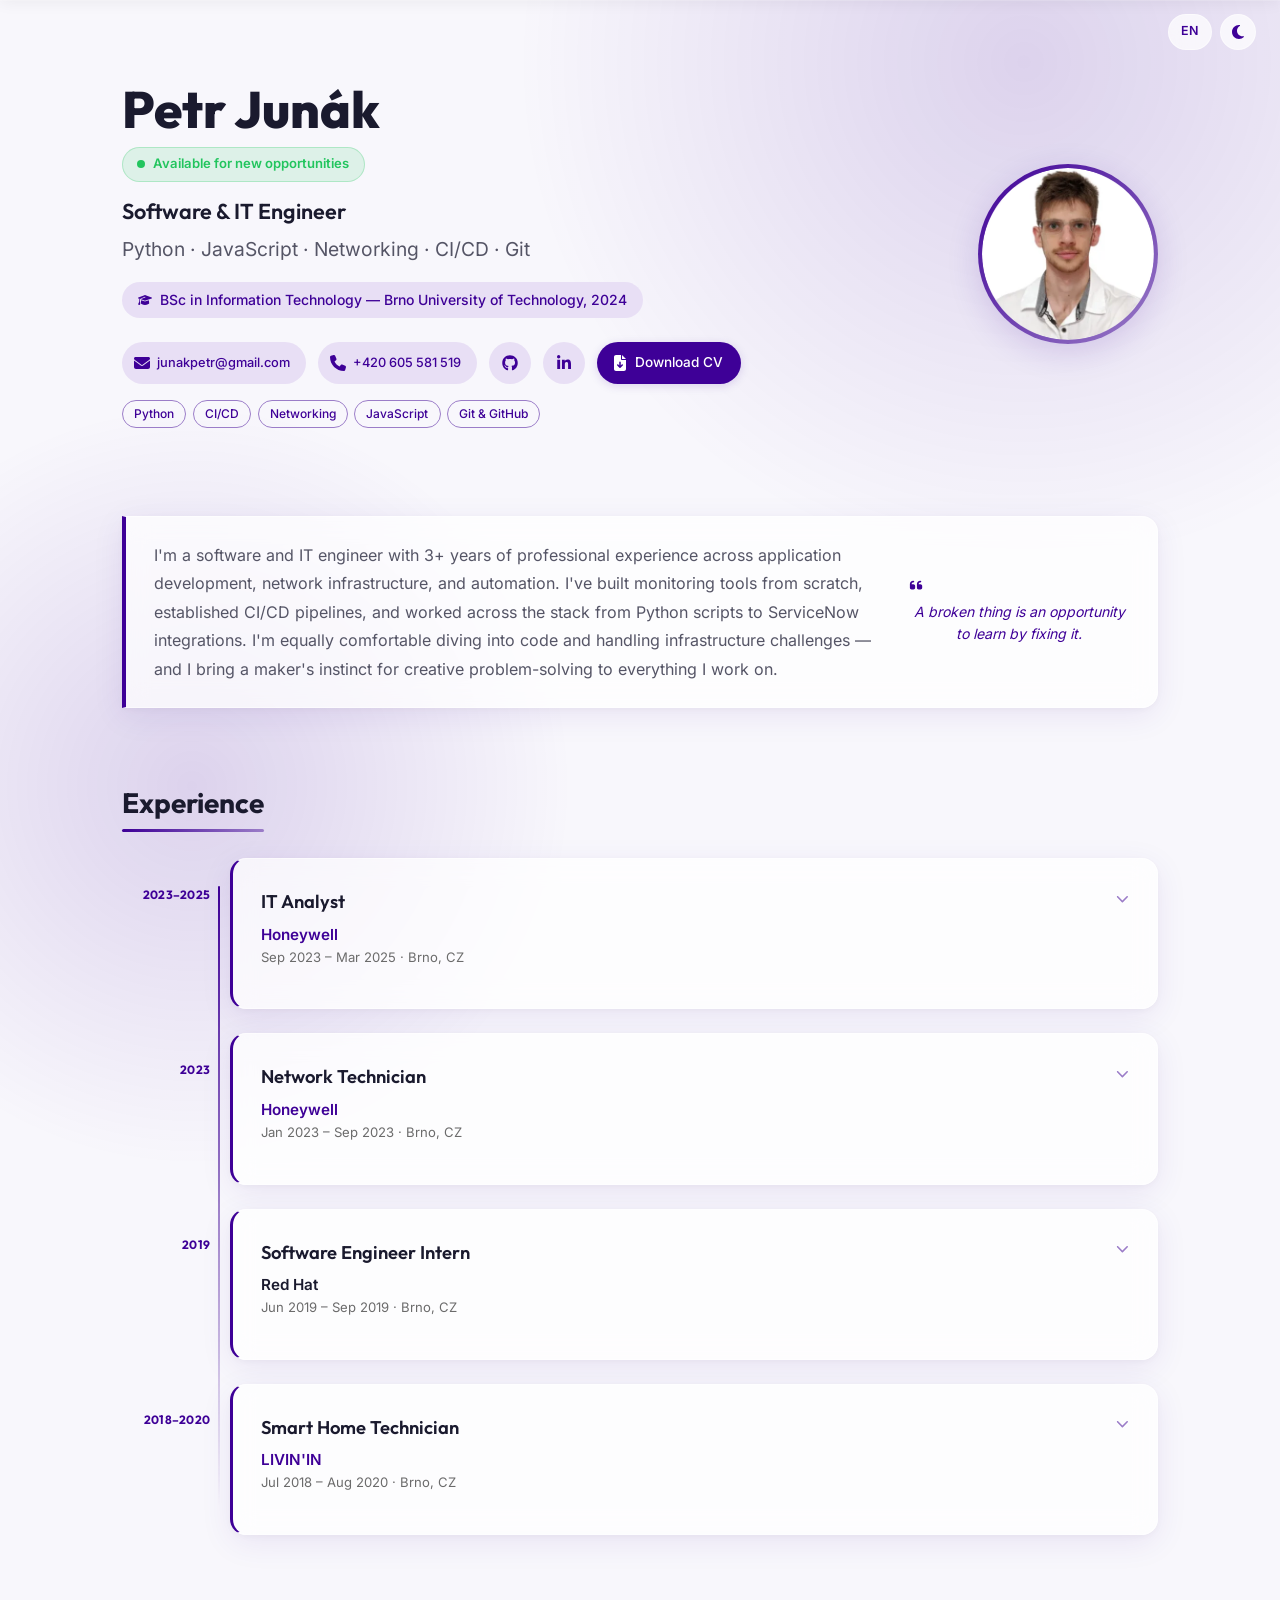
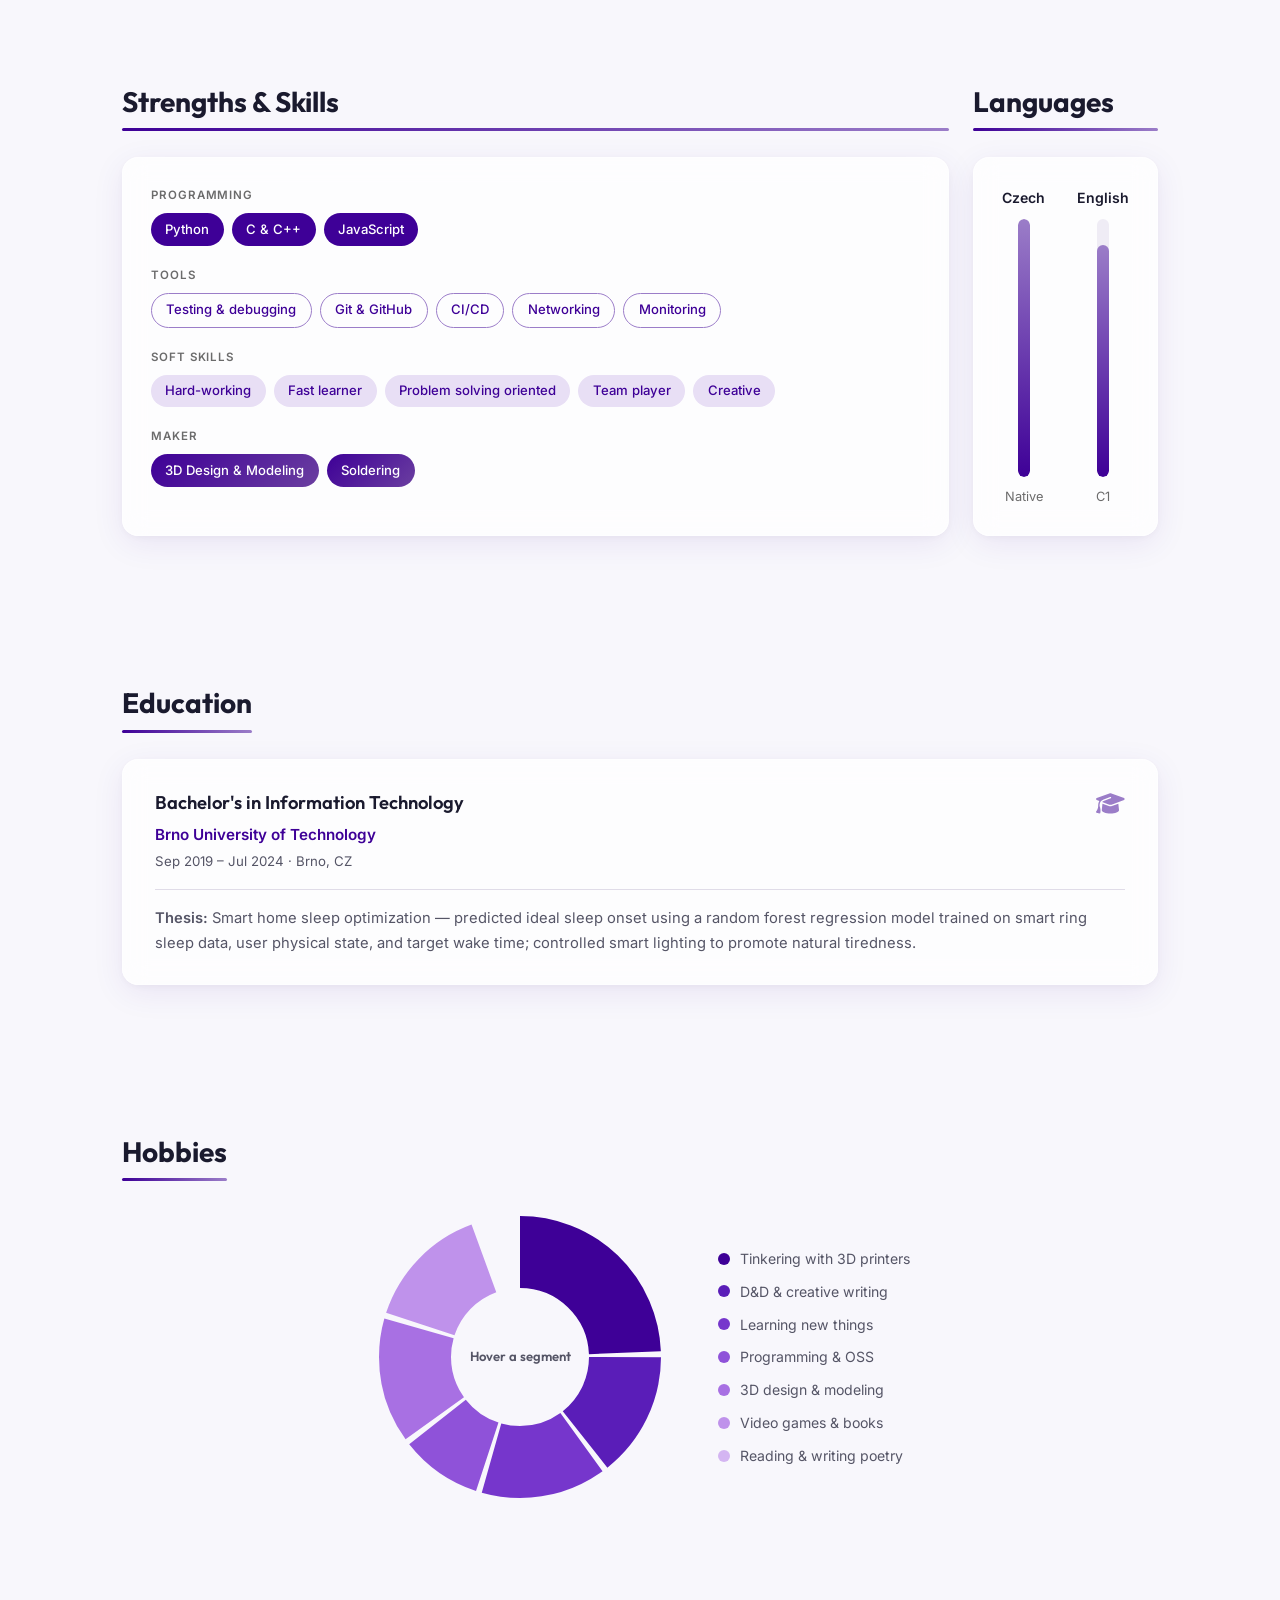
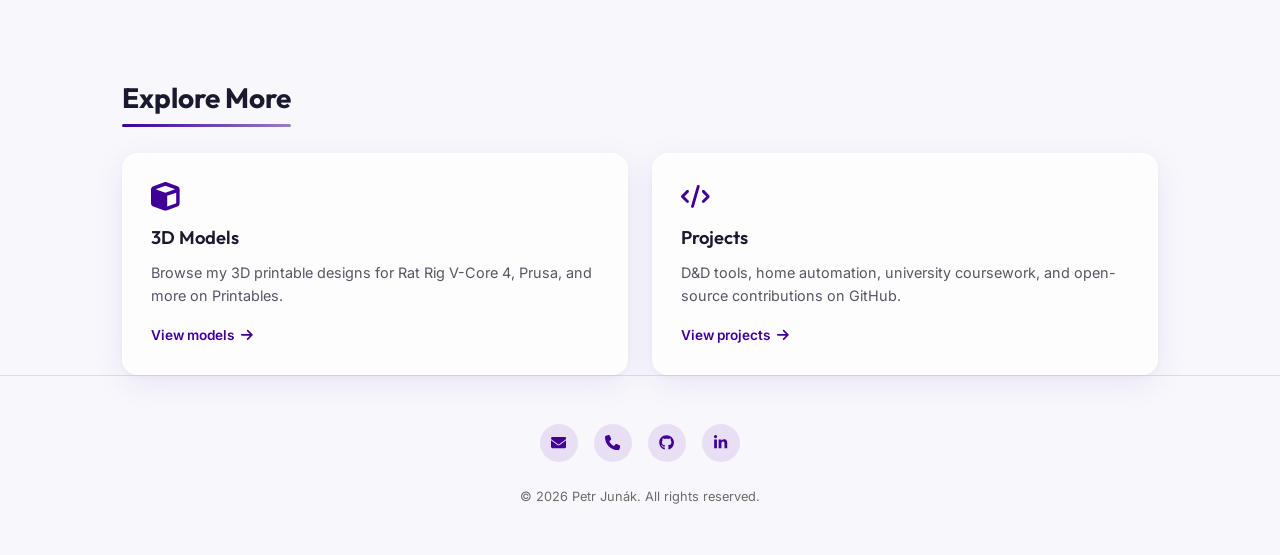
<file: index.html>
<!DOCTYPE html>
<html lang="en" data-theme="light">
<head>
  <meta charset="UTF-8">
  <meta name="viewport" content="width=device-width, initial-scale=1.0">
  <meta name="referrer" content="strict-origin-when-cross-origin">
  <title data-i18n="meta.title">Petr Junák — Software &amp; IT Engineer</title>
  <meta name="description" data-i18n-attr="content:meta.description" content="Personal CV of Petr Junák — software and IT engineer based in Brno, CZ. Python, JavaScript, networking, CI/CD, and 3D design.">
  <meta property="og:title" data-i18n-attr="content:meta.og_title" content="Petr Junák — CV">
  <meta property="og:description" data-i18n-attr="content:meta.og_description" content="Software &amp; IT Engineer. Programmer, DIY enthusiast &amp; tinkerer. View my interactive CV.">
  <meta property="og:type" content="website">
  <meta property="og:url" content="https://petr.junak.eu">
  <meta property="og:image" content="https://petr.junak.eu/assets/og-card.png">
  <meta property="og:image:width" content="1200">
  <meta property="og:image:height" content="630">
  <meta name="twitter:card" content="summary_large_image">
  <meta name="theme-color" content="#F8F7FC" media="(prefers-color-scheme: light)">
  <meta name="theme-color" content="#0E0E18" media="(prefers-color-scheme: dark)">

  <!-- Early language + theme detection (prevents FOUC for Czech visitors) -->
  <script>
    (function () {
      try {
        var supported = ['en', 'cs'];
        var fromUrl = new URLSearchParams(location.search).get('lang');
        var saved = localStorage.getItem('lang');
        var lang;
        if (fromUrl && supported.indexOf(fromUrl) !== -1) {
          lang = fromUrl; // shared/crawled ?lang= links win for this visit
        } else if (saved && supported.indexOf(saved) !== -1) {
          lang = saved;
        } else {
          var browser = (navigator.language || 'en').toLowerCase().split('-')[0];
          lang = (browser === 'cs' || browser === 'sk') ? 'cs' : 'en';
        }
        document.documentElement.lang = lang;

        var theme = localStorage.getItem('theme');
        if (!theme && window.matchMedia('(prefers-color-scheme: dark)').matches) theme = 'dark';
        if (theme) document.documentElement.setAttribute('data-theme', theme);
      } catch (e) { /* localStorage unavailable — fall back to HTML defaults */ }
    })();
  </script>

  <!-- Styles (fonts are self-hosted via @font-face; icons via assets/icons.svg sprite) -->
  <link rel="stylesheet" href="css/style.css">

  <!-- Preload LCP image (type guard: non-WebP browsers skip it and use the PNG fallback) -->
  <link rel="preload" as="image" href="assets/face.webp" type="image/webp" fetchpriority="high">

  <!-- Canonical + language alternates (i18n.js keeps canonical in sync with ?lang=) -->
  <link rel="canonical" href="https://petr.junak.eu/">
  <link rel="alternate" hreflang="en" href="https://petr.junak.eu/">
  <link rel="alternate" hreflang="cs" href="https://petr.junak.eu/?lang=cs">
  <link rel="alternate" hreflang="x-default" href="https://petr.junak.eu/">

  <!-- Structured data for search engines -->
  <script type="application/ld+json">
  {
    "@context": "https://schema.org",
    "@type": "Person",
    "name": "Petr Junák",
    "jobTitle": "Software & IT Engineer",
    "url": "https://petr.junak.eu/",
    "image": "https://petr.junak.eu/assets/face.png",
    "email": "mailto:junakpetr@gmail.com",
    "telephone": "+420605581519",
    "address": {
      "@type": "PostalAddress",
      "addressLocality": "Brno",
      "addressCountry": "CZ"
    },
    "alumniOf": {
      "@type": "CollegeOrUniversity",
      "name": "Brno University of Technology",
      "url": "https://www.vut.cz/"
    },
    "knowsLanguage": ["cs", "en"],
    "knowsAbout": ["Python", "JavaScript", "Computer networking", "CI/CD", "3D printing", "3D modeling"],
    "sameAs": [
      "https://github.com/pjunak",
      "https://www.linkedin.com/in/petr-junak",
      "https://www.printables.com/@junakya_320548"
    ]
  }
  </script>

  <!-- Favicon & Manifest -->
  <link rel="icon" href="assets/favicon.svg" type="image/svg+xml">
  <link rel="manifest" href="manifest.json">

  <!-- View Transitions (smooth cross-page navigation) -->
  <meta name="view-transition" content="same-origin">
</head>
<body>

<a href="#main" class="skip-link" data-i18n="nav.skip">Skip to content</a>

<!-- ======== PAGE CONTROLS (always visible) ======== -->
  <div class="page-controls" role="group" data-i18n-attr="aria-label:nav.page_controls" aria-label="Page controls">
    <button class="lang-toggle" id="langToggle" type="button" aria-label="Switch language">EN</button>
    <button class="theme-toggle" id="themeToggle" data-i18n-attr="aria-label:nav.theme_toggle" aria-label="Toggle dark mode">
      <svg class="icon icon-moon" aria-hidden="true"><use href="/assets/icons.svg#moon"/></svg>
      <svg class="icon icon-sun" aria-hidden="true"><use href="/assets/icons.svg#sun"/></svg>
    </button>
  </div>

<!-- ======== STICKY NAV ======== -->
  <nav class="sticky-nav" id="stickyNav" data-i18n-attr="aria-label:nav.quick_nav" aria-label="Quick navigation">
    <span class="sticky-nav-name">Petr Junák</span>
    <div class="sticky-nav-links">
      <a href="#experience" data-i18n="nav.experience">Experience</a>
      <a href="#skills" data-i18n="nav.skills">Skills</a>
      <a href="#languages" data-i18n="nav.languages">Languages</a>
      <a href="#education" data-i18n="nav.education">Education</a>
      <a href="#hobbies" data-i18n="nav.hobbies">Hobbies</a>
      <a href="models/" data-i18n="nav.models">Models</a>
      <a href="projects/" data-i18n="nav.projects">Projects</a>
    </div>
    <a href="mailto:junakpetr@gmail.com" class="sticky-nav-cta" data-i18n="nav.email_cta">Email me</a>
  </nav>

  <!-- ======== HERO ======== -->
  <header class="hero section" id="main">
    <div class="container">
      <div class="hero-inner">
        <div class="hero-text">
          <h1 class="hero-name">Petr Junák</h1>

          <div class="availability-badge">
            <span class="availability-dot"></span>
            <span data-i18n="hero.available">Available for new opportunities</span>
          </div>

          <p class="hero-role" data-i18n="hero.role">Software &amp; IT Engineer</p>
          <p class="hero-tagline" data-i18n="hero.tagline">Python · JavaScript · Networking · CI/CD · Git</p>

          <div class="hero-education">
            <svg class="icon" aria-hidden="true"><use href="/assets/icons.svg#graduation-cap"/></svg>
            <span data-i18n="hero.education">BSc in Information Technology — Brno University of Technology, 2024</span>
          </div>

          <div class="hero-contacts">
            <a href="mailto:junakpetr@gmail.com" class="hero-contact-link hero-contact-link--labeled" data-i18n-attr="data-tooltip:hero.tip_email;aria-label:hero.tip_email" data-tooltip="Email" aria-label="Email">
              <svg class="icon" aria-hidden="true"><use href="/assets/icons.svg#envelope"/></svg>
              <span class="contact-label">junakpetr@gmail.com</span>
            </a>
            <a href="tel:+420605581519" class="hero-contact-link hero-contact-link--labeled" data-i18n-attr="data-tooltip:hero.tip_phone;aria-label:hero.tip_phone" data-tooltip="Phone" aria-label="Phone">
              <svg class="icon" aria-hidden="true"><use href="/assets/icons.svg#phone"/></svg>
              <span class="contact-label">+420 605 581 519</span>
            </a>
            <a href="https://github.com/pjunak" class="hero-contact-link" data-tooltip="GitHub" aria-label="GitHub" target="_blank" rel="noopener">
              <svg class="icon" aria-hidden="true"><use href="/assets/icons.svg#github"/></svg>
            </a>
            <a href="https://linkedin.com/in/petr-junak" class="hero-contact-link" data-tooltip="LinkedIn" aria-label="LinkedIn" target="_blank" rel="noopener">
              <svg class="icon" aria-hidden="true"><use href="/assets/icons.svg#linkedin-in"/></svg>
            </a>
            <a href="https://github.com/pjunak/cv/releases/latest/download/cv-en.pdf" class="hero-contact-link hero-contact-link--labeled hero-contact-link--cta" data-i18n-attr="href:cv.pdf_path;data-tooltip:cv.tooltip;aria-label:cv.tooltip" data-tooltip="Download CV" aria-label="Download CV" download>
              <svg class="icon" aria-hidden="true"><use href="/assets/icons.svg#file-arrow-down"/></svg>
              <span class="contact-label" data-i18n="cv.tooltip">Download CV</span>
            </a>
          </div>

          <div class="hero-skills-strip">
            <span class="hero-skill-chip">Python</span>
            <span class="hero-skill-chip">CI/CD</span>
            <span class="hero-skill-chip" data-i18n="hero.chip_networking">Networking</span>
            <span class="hero-skill-chip">JavaScript</span>
            <span class="hero-skill-chip">Git &amp; GitHub</span>
          </div>
        </div>

        <div class="hero-photo-wrapper">
          <picture>
            <source srcset="assets/face.webp" type="image/webp">
            <img src="assets/face.png" alt="Petr Junák" class="hero-photo" fetchpriority="high" width="180" height="180">
          </picture>
        </div>
      </div>
    </div>
  </header>

  <!-- ======== ABOUT ======== -->
  <section class="section section--compact" id="about">
    <div class="container">
      <div class="about-summary reveal">
        <p class="about-text" data-i18n="about.text">
          I'm a software and IT engineer with 3+ years of professional experience across application development,
          network infrastructure, and automation. I've built monitoring tools from scratch, established CI/CD
          pipelines, and worked across the stack from Python scripts to ServiceNow integrations.
          I'm equally comfortable diving into code and handling infrastructure challenges — and I bring a maker's
          instinct for creative problem-solving to everything I work on.
        </p>
        <aside class="about-philosophy">
          <svg class="icon" aria-hidden="true"><use href="/assets/icons.svg#quote-left"/></svg>
          <span data-i18n="about.philosophy">A broken thing is an opportunity to learn by fixing it.</span>
        </aside>
      </div>
    </div>
  </section>

  <!-- ======== EXPERIENCE ======== -->
  <section class="section" id="experience">
    <div class="container">
      <h2 class="section-title reveal" data-i18n="experience.title">Experience</h2>
      <div class="experience-timeline reveal-children">

        <div class="exp-timeline-item">
          <div class="exp-year">2023–2025</div>
          <article class="glass-card experience-card" data-roles="dev it" tabindex="0" role="button" aria-expanded="false">
            <div class="exp-card-header">
              <div class="exp-card-header-main">
                <h3 class="exp-role" data-i18n="exp.honeywell_it.role">IT Analyst</h3>
                <div class="exp-company">Honeywell</div>
                <div class="exp-meta" data-i18n="exp.honeywell_it.meta">Sep 2023 – Mar 2025 · Brno, CZ</div>
              </div>
              <svg class="icon exp-chevron" aria-hidden="true"><use href="/assets/icons.svg#chevron-down"/></svg>
            </div>
            <div class="exp-card-body">
              <div class="exp-card-body-inner">
                <ul class="exp-details">
                  <li data-roles="dev it" data-i18n="exp.honeywell_it.item1">Scaled a local audit script into a comprehensive monitoring application for <strong>tracking configuration compliance</strong> and performance bottlenecks.</li>
                  <li data-roles="dev it" data-i18n="exp.honeywell_it.item2">Standardized development workflows by establishing <strong>GitHub CI/CD</strong> and testing guidelines, reducing deployment errors.</li>
                  <li data-roles="it" data-i18n="exp.honeywell_it.item3">Co-developed user-facing ServiceNow forms that simplified reporting of device issues.</li>
                </ul>
              </div>
            </div>
          </article>
        </div>

        <div class="exp-timeline-item">
          <div class="exp-year">2023</div>
          <article class="glass-card experience-card" data-roles="it" tabindex="0" role="button" aria-expanded="false">
            <div class="exp-card-header">
              <div class="exp-card-header-main">
                <h3 class="exp-role" data-i18n="exp.honeywell_net.role">Network Technician</h3>
                <div class="exp-company">Honeywell</div>
                <div class="exp-meta" data-i18n="exp.honeywell_net.meta">Jan 2023 – Sep 2023 · Brno, CZ</div>
              </div>
              <svg class="icon exp-chevron" aria-hidden="true"><use href="/assets/icons.svg#chevron-down"/></svg>
            </div>
            <div class="exp-card-body">
              <div class="exp-card-body-inner">
                <ul class="exp-details">
                  <li data-roles="it" data-i18n="exp.honeywell_net.item1">Shadowed senior engineers to learn infrastructure and IT workflows.</li>
                  <li data-roles="dev it" data-i18n="exp.honeywell_net.item2"><strong>Led a small team</strong> to develop automated audit solution that <strong>aggregated network accessibility data</strong> to flag discontinued devices, cutting unnecessary licensing costs.</li>
                </ul>
              </div>
            </div>
          </article>
        </div>

        <div class="exp-timeline-item">
          <div class="exp-year">2019</div>
          <article class="glass-card experience-card" data-roles="dev" tabindex="0" role="button" aria-expanded="false">
            <div class="exp-card-header">
              <div class="exp-card-header-main">
                <h3 class="exp-role" data-i18n="exp.redhat.role">Software Engineer Intern</h3>
                <div class="exp-company exp-company--redhat">Red Hat</div>
                <div class="exp-meta" data-i18n="exp.redhat.meta">Jun 2019 – Sep 2019 · Brno, CZ</div>
              </div>
              <svg class="icon exp-chevron" aria-hidden="true"><use href="/assets/icons.svg#chevron-down"/></svg>
            </div>
            <div class="exp-card-body">
              <div class="exp-card-body-inner">
                <ul class="exp-details">
                  <li data-roles="dev" data-i18n="exp.redhat.item1">High school internship; spent most of the time <strong>debugging and linting Python code</strong> using pylint and similar tools.</li>
                  <li data-roles="dev" data-i18n="exp.redhat.item2">Contributed to an <strong>RPM packaging wizard UI</strong> with the engineering team.</li>
                </ul>
              </div>
            </div>
          </article>
        </div>

        <div class="exp-timeline-item">
          <div class="exp-year">2018–2020</div>
          <article class="glass-card experience-card" data-roles="dev it" tabindex="0" role="button" aria-expanded="false">
            <div class="exp-card-header">
              <div class="exp-card-header-main">
                <h3 class="exp-role" data-i18n="exp.livinin.role">Smart Home Technician</h3>
                <div class="exp-company">LIVIN'IN</div>
                <div class="exp-meta" data-i18n="exp.livinin.meta">Jul 2018 – Aug 2020 · Brno, CZ</div>
              </div>
              <svg class="icon exp-chevron" aria-hidden="true"><use href="/assets/icons.svg#chevron-down"/></svg>
            </div>
            <div class="exp-card-body">
              <div class="exp-card-body-inner">
                <ul class="exp-details">
                  <li data-roles="it" data-i18n="exp.livinin.item1">Installed and wired smart home systems independently.</li>
                  <li data-roles="it" data-i18n="exp.livinin.item2">Hands-on electronics work including soldering sensors and security components such as fingerprint scanners.</li>
                </ul>
              </div>
            </div>
          </article>
        </div>

      </div>
    </div>
  </section>

  <!-- ======== STRENGTHS & SKILLS + LANGUAGES ======== -->
  <section class="section" id="skills">
    <div class="container">
      <div class="skills-languages-row">

        <div>
          <h2 class="section-title reveal" data-i18n="skills.title">Strengths &amp; Skills</h2>
          <div class="glass-card reveal">
            <div class="skills-group">
              <div class="skills-group-label" data-i18n="skills.group_programming">Programming</div>
              <div class="skills-tags reveal-children">
                <span class="skill-tag skill-tag--prog" data-roles="dev">Python</span>
                <span class="skill-tag skill-tag--prog" data-roles="dev">C &amp; C++</span>
                <span class="skill-tag skill-tag--prog" data-roles="dev">JavaScript</span>
              </div>
            </div>
            <div class="skills-group">
              <div class="skills-group-label" data-i18n="skills.group_tools">Tools</div>
              <div class="skills-tags reveal-children">
                <span class="skill-tag skill-tag--tools" data-roles="dev" data-i18n="skill.testing_debugging">Testing &amp; debugging</span>
                <span class="skill-tag skill-tag--tools" data-roles="dev it">Git &amp; GitHub</span>
                <span class="skill-tag skill-tag--tools" data-roles="dev it">CI/CD</span>
                <span class="skill-tag skill-tag--tools" data-roles="it" data-i18n="skill.networking">Networking</span>
                <span class="skill-tag skill-tag--tools" data-roles="it" data-i18n="skill.monitoring">Monitoring</span>
              </div>
            </div>
            <div class="skills-group">
              <div class="skills-group-label" data-i18n="skills.group_soft">Soft Skills</div>
              <div class="skills-tags reveal-children">
                <span class="skill-tag skill-tag--soft" data-roles="dev it" data-i18n="skill.hardworking">Hard-working</span>
                <span class="skill-tag skill-tag--soft" data-roles="dev it" data-i18n="skill.fast_learner">Fast learner</span>
                <span class="skill-tag skill-tag--soft" data-roles="dev it" data-i18n="skill.problem_solving">Problem solving oriented</span>
                <span class="skill-tag skill-tag--soft" data-roles="dev it" data-i18n="skill.team_player">Team player</span>
                <span class="skill-tag skill-tag--soft" data-roles="dev it" data-i18n="skill.creative">Creative</span>
              </div>
            </div>
            <div class="skills-group">
              <div class="skills-group-label" data-i18n="skills.group_maker">Maker</div>
              <div class="skills-tags reveal-children">
                <span class="skill-tag skill-tag--maker" data-roles="dev it" data-i18n="skill.3d_design">3D Design &amp; Modeling</span>
                <span class="skill-tag skill-tag--maker" data-roles="dev it" data-i18n="skill.soldering">Soldering</span>
              </div>
            </div>
          </div>
        </div>

        <div id="languages">
          <h2 class="section-title reveal" data-i18n="languages.title">Languages</h2>
          <div class="glass-card reveal">
            <div class="languages-list">
              <div class="language-item">
                <span class="language-name" id="lang-czech" data-i18n="lang.czech">Czech</span>
                <div class="language-bar-container" role="progressbar" aria-valuenow="100" aria-valuemin="0" aria-valuemax="100" aria-labelledby="lang-czech">
                  <div class="language-bar" data-width="100"></div>
                </div>
                <span class="language-level" data-i18n="lang.level_native">Native</span>
              </div>
              <div class="language-item">
                <span class="language-name" id="lang-english" data-i18n="lang.english">English</span>
                <div class="language-bar-container" role="progressbar" aria-valuenow="90" aria-valuemin="0" aria-valuemax="100" aria-labelledby="lang-english">
                  <div class="language-bar" data-width="90"></div>
                </div>
                <span class="language-level">C1</span>
              </div>
            </div>
          </div>
        </div>

      </div>
    </div>
  </section>

  <!-- ======== EDUCATION ======== -->
  <section class="section" id="education">
    <div class="container">
      <h2 class="section-title reveal" data-i18n="education.title">Education</h2>
      <div class="glass-card reveal education-card">
        <div class="education-header">
          <div>
            <h3 class="education-degree" data-i18n="education.degree">Bachelor's in Information Technology</h3>
            <div class="education-school" data-i18n="education.school">Brno University of Technology</div>
            <div class="education-meta" data-i18n="education.meta">Sep 2019 – Jul 2024 · Brno, CZ</div>
          </div>
          <svg class="icon education-icon" aria-hidden="true"><use href="/assets/icons.svg#graduation-cap"/></svg>
        </div>
        <p class="education-thesis">
          <strong data-i18n="education.thesis_label">Thesis:</strong>
          <span data-i18n="education.thesis_text">Smart home sleep optimization — predicted ideal sleep onset using a random forest regression model trained on smart ring sleep data, user physical state, and target wake time; controlled smart lighting to promote natural tiredness.</span>
        </p>
      </div>
    </div>
  </section>

  <!-- ======== HOBBIES ======== -->
  <section class="section" id="hobbies">
    <div class="container">
      <h2 class="section-title reveal" data-i18n="hobbies.title">Hobbies</h2>
      <div class="hobbies-wrapper reveal">
        <div class="donut-chart-container" id="donutChart">
          <svg viewBox="0 0 200 200">
            <!-- Segments drawn by JS -->
          </svg>
          <div class="donut-center-text">
            <span class="donut-label" data-i18n="hobby.hint_hover">Hover a segment</span>
          </div>
        </div>
        <div class="hobbies-legend" id="hobbiesLegend">
          <!-- Legend drawn by JS -->
        </div>
      </div>
      <div class="hobbies-examples" id="hobbiesExamples"></div>
    </div>
  </section>

  <!-- ======== EXPLORE MORE ======== -->
  <section class="section section--compact" id="explore">
    <div class="container">
      <h2 class="section-title reveal" data-i18n="explore.title">Explore More</h2>
      <div class="explore-cards reveal-children">
        <a href="models/" class="glass-card explore-card">
          <svg class="icon explore-card-icon" aria-hidden="true"><use href="/assets/icons.svg#cube"/></svg>
          <h3 class="explore-card-title" data-i18n="explore.models_title">3D Models</h3>
          <p class="explore-card-desc" data-i18n="explore.models_desc">Browse my 3D printable designs for Rat Rig V-Core 4, Prusa, and more on Printables.</p>
          <span class="explore-card-cta"><span data-i18n="explore.models_cta">View models</span> <svg class="icon" aria-hidden="true"><use href="/assets/icons.svg#arrow-right"/></svg></span>
        </a>
        <a href="projects/" class="glass-card explore-card">
          <svg class="icon explore-card-icon" aria-hidden="true"><use href="/assets/icons.svg#code"/></svg>
          <h3 class="explore-card-title" data-i18n="explore.projects_title">Projects</h3>
          <p class="explore-card-desc" data-i18n="explore.projects_desc">D&amp;D tools, home automation, university coursework, and open-source contributions on GitHub.</p>
          <span class="explore-card-cta"><span data-i18n="explore.projects_cta">View projects</span> <svg class="icon" aria-hidden="true"><use href="/assets/icons.svg#arrow-right"/></svg></span>
        </a>
      </div>
    </div>
  </section>

  <!-- ======== FOOTER ======== -->
  <footer class="footer">
    <div class="container">
      <div class="footer-links">
        <a href="mailto:junakpetr@gmail.com" class="footer-link" data-i18n-attr="aria-label:hero.tip_email" aria-label="Email"><svg class="icon" aria-hidden="true"><use href="/assets/icons.svg#envelope"/></svg></a>
        <a href="tel:+420605581519" class="footer-link" data-i18n-attr="aria-label:hero.tip_phone" aria-label="Phone"><svg class="icon" aria-hidden="true"><use href="/assets/icons.svg#phone"/></svg></a>
        <a href="https://github.com/pjunak" class="footer-link" aria-label="GitHub" target="_blank" rel="noopener"><svg class="icon" aria-hidden="true"><use href="/assets/icons.svg#github"/></svg></a>
        <a href="https://linkedin.com/in/petr-junak" class="footer-link" aria-label="LinkedIn" target="_blank" rel="noopener"><svg class="icon" aria-hidden="true"><use href="/assets/icons.svg#linkedin-in"/></svg></a>
      </div>
      <p class="footer-copy" data-i18n="footer.copy">&copy; 2026 Petr Junák. All rights reserved.</p>
    </div>
  </footer>

  <script src="js/i18n.js" defer></script>
  <script src="js/main.js" defer></script>
  <script src="js/palette.js" defer></script>
</body>
</html>
</file>
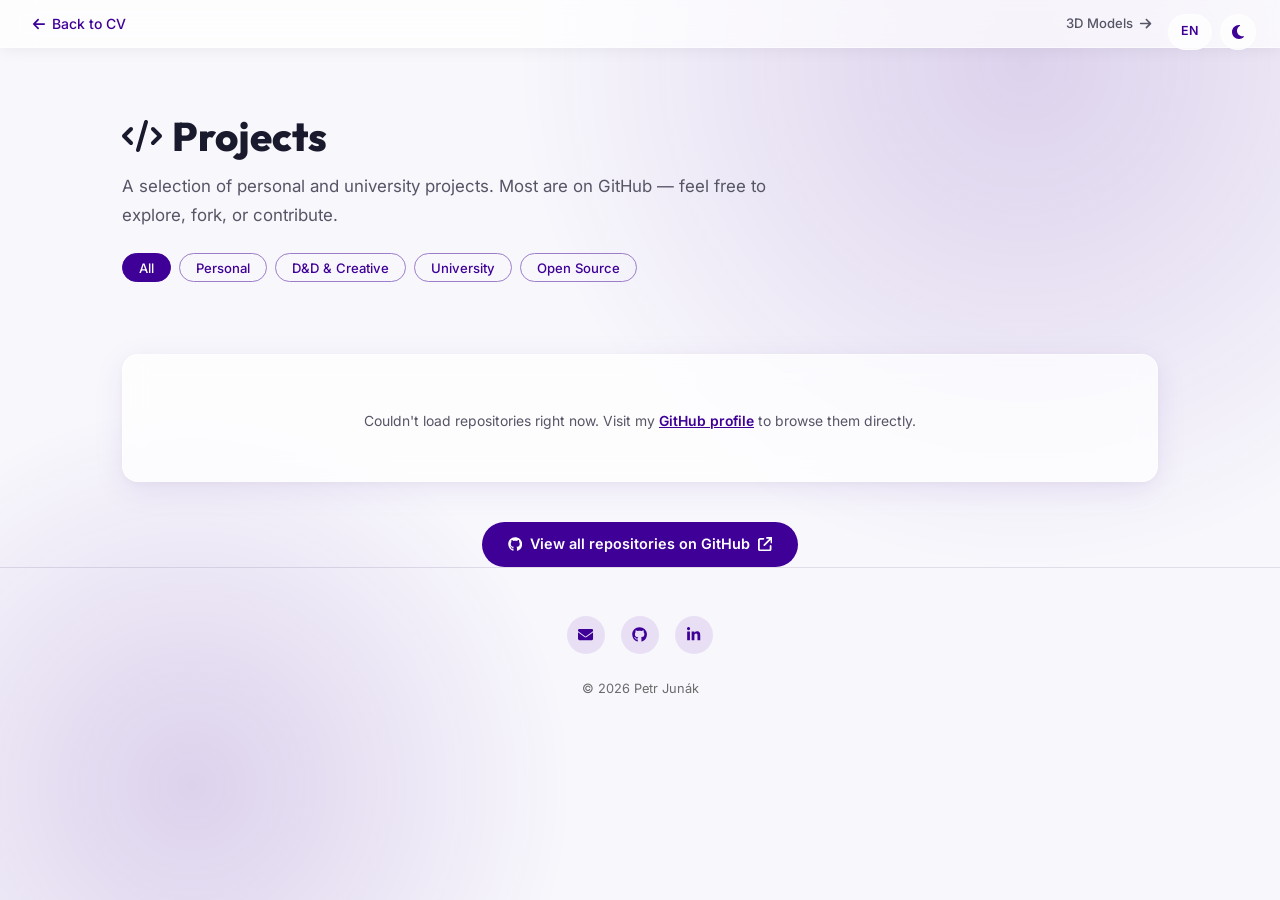
<file: projects/index.html>
<!DOCTYPE html>
<html lang="en" data-theme="light">
<head>
  <meta charset="UTF-8">
  <meta name="viewport" content="width=device-width, initial-scale=1.0">
  <meta name="referrer" content="strict-origin-when-cross-origin">
  <title data-i18n="projects.meta_title">Projects — Petr Junák</title>
  <meta name="description" data-i18n-attr="content:projects.meta_description" content="Programming projects by Petr Junák — D&D tools, automation, university coursework, and open-source contributions.">
  <meta property="og:title" data-i18n-attr="content:projects.meta_title" content="Projects — Petr Junák">
  <meta property="og:description" data-i18n-attr="content:projects.meta_description" content="Programming projects by Petr Junák — D&D tools, automation, and more.">
  <meta property="og:type" content="website">
  <meta property="og:url" content="https://petr.junak.eu/projects/">
  <meta property="og:image" content="https://petr.junak.eu/assets/face.png">
  <meta name="twitter:card" content="summary">
  <meta name="theme-color" content="#F8F7FC" media="(prefers-color-scheme: light)">
  <meta name="theme-color" content="#0E0E18" media="(prefers-color-scheme: dark)">

  <!-- Early language + theme detection (prevents FOUC for Czech visitors) -->
  <script>
    (function () {
      try {
        var supported = ['en', 'cs'];
        var fromUrl = new URLSearchParams(location.search).get('lang');
        var saved = localStorage.getItem('lang');
        var lang;
        if (fromUrl && supported.indexOf(fromUrl) !== -1) {
          lang = fromUrl; // shared/crawled ?lang= links win for this visit
        } else if (saved && supported.indexOf(saved) !== -1) {
          lang = saved;
        } else {
          var browser = (navigator.language || 'en').toLowerCase().split('-')[0];
          lang = (browser === 'cs' || browser === 'sk') ? 'cs' : 'en';
        }
        document.documentElement.lang = lang;

        var theme = localStorage.getItem('theme');
        if (!theme && window.matchMedia('(prefers-color-scheme: dark)').matches) theme = 'dark';
        if (theme) document.documentElement.setAttribute('data-theme', theme);
      } catch (e) { /* localStorage unavailable — fall back to HTML defaults */ }
    })();
  </script>

  <link rel="stylesheet" href="../css/style.css">
  <link rel="stylesheet" href="../css/subpage.css">
  <link rel="canonical" href="https://petr.junak.eu/projects/">
  <link rel="alternate" hreflang="en" href="https://petr.junak.eu/projects/">
  <link rel="alternate" hreflang="cs" href="https://petr.junak.eu/projects/?lang=cs">
  <link rel="alternate" hreflang="x-default" href="https://petr.junak.eu/projects/">
  <link rel="icon" href="../assets/favicon.svg" type="image/svg+xml">
  <link rel="manifest" href="../manifest.json">
  <meta name="view-transition" content="same-origin">
</head>
<body>

<a href="#main" class="skip-link" data-i18n="nav.skip">Skip to content</a>

<!-- ======== PAGE CONTROLS (always visible) ======== -->
  <div class="page-controls" role="group" data-i18n-attr="aria-label:nav.page_controls" aria-label="Page controls">
    <button class="lang-toggle" id="langToggle" type="button" aria-label="Switch language">EN</button>
    <button class="theme-toggle" id="themeToggle" data-i18n-attr="aria-label:nav.theme_toggle" aria-label="Toggle dark mode">
      <svg class="icon icon-moon" aria-hidden="true"><use href="/assets/icons.svg#moon"/></svg>
      <svg class="icon icon-sun" aria-hidden="true"><use href="/assets/icons.svg#sun"/></svg>
    </button>
  </div>

<!-- ======== TOP NAV ======== -->
  <nav class="subpage-nav" data-i18n-attr="aria-label:nav.page_nav" aria-label="Page navigation">
    <a href="../" class="subpage-back"><svg class="icon" aria-hidden="true"><use href="/assets/icons.svg#arrow-left"/></svg> <span data-i18n="projects.back">Back to CV</span></a>
    <div class="subpage-nav-right">
      <a href="../models/" class="subpage-sibling-link"><span data-i18n="projects.sibling_models">3D Models</span> <svg class="icon" aria-hidden="true"><use href="/assets/icons.svg#arrow-right"/></svg></a>
    </div>
  </nav>

  <!-- ======== HEADER ======== -->
  <header class="subpage-hero section" id="main">
    <div class="container">
      <h1 class="subpage-title reveal">
        <svg class="icon" aria-hidden="true"><use href="/assets/icons.svg#code"/></svg>
        <span data-i18n="projects.title">Projects</span>
      </h1>
      <p class="subpage-subtitle reveal" data-i18n="projects.subtitle">
        A selection of personal and university projects. Most are on GitHub — feel free to explore, fork, or contribute.
      </p>

      <!-- Filter chips -->
      <div class="filter-bar reveal">
        <button class="filter-chip active" data-filter="all" data-i18n="projects.filter_all">All</button>
        <button class="filter-chip" data-filter="personal" data-i18n="projects.filter_personal">Personal</button>
        <button class="filter-chip" data-filter="dnd" data-i18n="projects.filter_dnd">D&amp;D &amp; Creative</button>
        <button class="filter-chip" data-filter="university" data-i18n="projects.filter_university">University</button>
        <button class="filter-chip" data-filter="oss" data-i18n="projects.filter_oss">Open Source</button>
      </div>
    </div>
  </header>

  <!-- ======== PROJECTS GRID ======== -->
  <section class="section section--compact">
    <div class="container">
      <!-- Cards rendered dynamically by js/projects.js from GitHub API -->
      <div class="card-grid" id="projectsGrid"></div>

      <!-- GitHub profile link -->
      <div class="showcase-profile-link reveal">
        <a href="https://github.com/pjunak" target="_blank" rel="noopener" class="profile-cta">
          <svg class="icon" aria-hidden="true"><use href="/assets/icons.svg#github"/></svg>
          <span data-i18n="projects.view_all">View all repositories on GitHub</span>
          <svg class="icon" aria-hidden="true"><use href="/assets/icons.svg#arrow-up-right-from-square"/></svg>
        </a>
      </div>
    </div>
  </section>

  <!-- ======== FOOTER ======== -->
  <footer class="footer">
    <div class="container">
      <div class="footer-links">
        <a href="mailto:junakpetr@gmail.com" class="footer-link" data-i18n-attr="aria-label:hero.tip_email" aria-label="Email"><svg class="icon" aria-hidden="true"><use href="/assets/icons.svg#envelope"/></svg></a>
        <a href="https://github.com/pjunak" class="footer-link" aria-label="GitHub" target="_blank" rel="noopener"><svg class="icon" aria-hidden="true"><use href="/assets/icons.svg#github"/></svg></a>
        <a href="https://linkedin.com/in/petr-junak" class="footer-link" aria-label="LinkedIn" target="_blank" rel="noopener"><svg class="icon" aria-hidden="true"><use href="/assets/icons.svg#linkedin-in"/></svg></a>
      </div>
      <p class="footer-copy" data-i18n="footer.copy_short">&copy; 2026 Petr Junák</p>
    </div>
  </footer>

  <script src="../js/i18n.js" defer></script>
  <script src="../js/main.js" defer></script>
  <script src="../js/subpage.js" defer></script>
  <script src="../js/projects.js" defer></script>
  <script src="../js/palette.js" defer></script>
</body>
</html>
</file>
<file: css/style.css>
/* ========================================
   CV Webpage — petr.junak.eu
   Design System & Styles
   ======================================== */

/* --- Self-hosted variable fonts (replaces the Google Fonts CDN) ---
   One variable woff2 per family+subset covers every weight in use
   (Inter 400–600, Outfit 600–800). latin-ext loads only when Czech
   glyphs appear, via unicode-range. */
@font-face {
  font-family: 'Inter';
  font-style: normal;
  font-weight: 400 600;
  font-display: swap;
  src: url('../assets/fonts/inter-latin.woff2') format('woff2');
  unicode-range: U+0000-00FF, U+0131, U+0152-0153, U+02BB-02BC, U+02C6, U+02DA, U+02DC, U+0304, U+0308, U+0329, U+2000-206F, U+20AC, U+2122, U+2191, U+2193, U+2212, U+2215, U+FEFF, U+FFFD;
}
@font-face {
  font-family: 'Inter';
  font-style: normal;
  font-weight: 400 600;
  font-display: swap;
  src: url('../assets/fonts/inter-latin-ext.woff2') format('woff2');
  unicode-range: U+0100-02BA, U+02BD-02C5, U+02C7-02CC, U+02CE-02D7, U+02DD-02FF, U+0304, U+0308, U+0329, U+1D00-1DBF, U+1E00-1E9F, U+1EF2-1EFF, U+2020, U+20A0-20AB, U+20AD-20C0, U+2113, U+2C60-2C7F, U+A720-A7FF;
}
@font-face {
  font-family: 'Outfit';
  font-style: normal;
  font-weight: 600 800;
  font-display: swap;
  src: url('../assets/fonts/outfit-latin.woff2') format('woff2');
  unicode-range: U+0000-00FF, U+0131, U+0152-0153, U+02BB-02BC, U+02C6, U+02DA, U+02DC, U+0304, U+0308, U+0329, U+2000-206F, U+20AC, U+2122, U+2191, U+2193, U+2212, U+2215, U+FEFF, U+FFFD;
}
@font-face {
  font-family: 'Outfit';
  font-style: normal;
  font-weight: 600 800;
  font-display: swap;
  src: url('../assets/fonts/outfit-latin-ext.woff2') format('woff2');
  unicode-range: U+0100-02BA, U+02BD-02C5, U+02C7-02CC, U+02CE-02D7, U+02DD-02FF, U+0304, U+0308, U+0329, U+1D00-1DBF, U+1E00-1E9F, U+1EF2-1EFF, U+2020, U+20A0-20AB, U+20AD-20C0, U+2113, U+2C60-2C7F, U+A720-A7FF;
}

/* --- Inline SVG icons (replaces Font Awesome; sprite: assets/icons.svg) ---
   Sized like FA glyphs so font-size on the parent keeps working. */
.icon {
  display: inline-block;
  width: 1em;
  height: 1em;
  fill: currentColor;
  vertical-align: -0.125em;
}

/* --- CSS Custom Properties (Design Tokens) --- */
:root {
  /* Colors */
  --purple:       #3E0097;
  --purple-light: #6B3FA0;
  --purple-soft:  #9B7DC8;
  --purple-pale:  #E8DFF5;
  --purple-glow:  rgba(62, 0, 151, 0.15);
  --slate:        #2E2E2E;
  --body-gray:    #666666;
  --body-light:   #6B6B6B;
  --bg:           #F8F7FC;
  --bg-alt:       #EFECF5;
  --card-bg:      rgba(255, 255, 255, 0.72);
  --card-border:  rgba(255, 255, 255, 0.5);
  --card-shadow:  0 8px 32px rgba(62, 0, 151, 0.08), 0 2px 8px rgba(0,0,0,0.04);
  --text-primary: #1A1A2E;
  --text-secondary: #555566;
  --divider:      #E0DCE8;
  --white:        #ffffff;

  /* Typography */
  --font-heading:  'Outfit', sans-serif;
  --font-body:     'Inter', sans-serif;

  /* Spacing */
  --section-gap:   4.5rem;
  --card-radius:   16px;
  --pill-radius:   100px;
  --container-max: 1100px;
  --container-pad: 2rem;

  /* Transitions */
  --ease-out: cubic-bezier(0.16, 1, 0.3, 1);
  --transition-fast: 0.2s var(--ease-out);
  --transition-med:  0.4s var(--ease-out);
  --transition-slow: 0.7s var(--ease-out);

  /* Shadows (consolidated tokens) */
  --shadow-card-hover:       0 12px 40px rgba(62, 0, 151, 0.12), 0 4px 12px rgba(0,0,0,0.06);
  --shadow-card-hover-dark:  0 12px 40px rgba(0, 0, 0, 0.4), 0 4px 12px rgba(0,0,0,0.3);
  --shadow-cta:              0 6px 20px var(--purple-glow);
  --shadow-nav:              0 2px 16px rgba(0,0,0,0.06);

  /* Focus ring */
  --focus-ring: 0 0 0 3px var(--purple-soft);

  /* Status colors */
  --green:       #22C55E;
  --green-pale:  rgba(34, 197, 94, 0.12);
}

/* --- Dark Theme --- */
[data-theme="dark"] {
  --purple:       #9B7DC8;
  --purple-light: #B89EDA;
  --purple-soft:  #6B3FA0;
  --purple-pale:  rgba(155, 125, 200, 0.15);
  --purple-glow:  rgba(155, 125, 200, 0.12);
  --slate:        #C8C8D0;
  --body-gray:    #A0A0B0;
  --body-light:   #9494A8;
  --bg:           #0E0E18;
  --bg-alt:       #161625;
  --card-bg:      rgba(22, 22, 37, 0.8);
  --card-border:  rgba(155, 125, 200, 0.12);
  --card-shadow:  0 8px 32px rgba(0, 0, 0, 0.3), 0 2px 8px rgba(0,0,0,0.2);
  --text-primary: #EDEDF0;
  --text-secondary: #A0A0B0;
  --divider:      #2A2A3A;
  --white:        #1A1A2E;
}


/* --- Global Focus Styles (accessibility) --- */
:focus-visible {
  outline: none;
  box-shadow: var(--focus-ring);
}

/* --- Skip-to-content link (visible on keyboard focus only) --- */
.skip-link {
  position: absolute;
  top: 0.5rem;
  left: 0.5rem;
  z-index: 2000;
  padding: 0.5rem 1rem;
  background: var(--purple);
  color: #fff;
  border-radius: var(--pill-radius);
  font-size: 0.85rem;
  font-weight: 600;
  text-decoration: none;
  transform: translateY(-200%);
  transition: transform var(--transition-fast);
}

.skip-link:focus,
.skip-link:focus-visible {
  transform: translateY(0);
  box-shadow: var(--focus-ring);
}

/* Round elements need a round focus ring */
.hero-contact-link:focus-visible,
.footer-link:focus-visible,
.theme-toggle:focus-visible {
  outline: none;
  box-shadow: var(--focus-ring);
  border-radius: 50%;
}

/* Language toggle — pill-shaped focus ring */
.lang-toggle:focus-visible {
  outline: none;
  box-shadow: var(--focus-ring);
  border-radius: var(--pill-radius);
}

/* Cards get a subtle ring + slight lift */
.showcase-card:focus-visible,
.explore-card:focus-visible,
.experience-card:focus-visible {
  outline: none;
  box-shadow: var(--focus-ring), var(--card-shadow);
}

/* Pill-shaped elements */
.filter-chip:focus-visible,
.profile-cta:focus-visible,
.sticky-nav-cta:focus-visible,
.hero-contact-link--labeled:focus-visible {
  outline: none;
  box-shadow: var(--focus-ring);
  border-radius: var(--pill-radius);
}

/* --- Reset & Base --- */
*,
*::before,
*::after {
  margin: 0;
  padding: 0;
  box-sizing: border-box;
}

html {
  scroll-behavior: smooth;
  -webkit-font-smoothing: antialiased;
  -moz-osx-font-smoothing: grayscale;
}

body {
  font-family: var(--font-body);
  font-size: 16px;
  line-height: 1.65;
  color: var(--text-primary);
  background: var(--bg);
  overflow-x: hidden;
  transition: background var(--transition-med), color var(--transition-med);
}

/* --- Background Gradient Mesh --- */
body::before {
  content: '';
  position: fixed;
  top: -50%;
  right: -20%;
  width: 80vw;
  height: 80vw;
  border-radius: 50%;
  background: radial-gradient(circle, var(--purple-glow) 0%, transparent 70%);
  pointer-events: none;
  z-index: 0;
}

body::after {
  content: '';
  position: fixed;
  bottom: -30%;
  left: -15%;
  width: 60vw;
  height: 60vw;
  border-radius: 50%;
  background: radial-gradient(circle, var(--purple-glow) 0%, transparent 70%);
  pointer-events: none;
  z-index: 0;
}

/* --- Container --- */
.container {
  max-width: var(--container-max);
  margin: 0 auto;
  padding: 0 var(--container-pad);
  position: relative;
  z-index: 1;
}

/* --- Section --- */
.section {
  padding: var(--section-gap) 0;
}

.section-title {
  font-family: var(--font-heading);
  font-size: clamp(1.5rem, 3vw, 1.75rem);
  font-weight: 700;
  color: var(--text-primary);
  margin-bottom: 2rem;
  position: relative;
  display: inline-block;
}

.section-title::after {
  content: '';
  position: absolute;
  bottom: -6px;
  left: 0;
  width: 100%;
  height: 3px;
  background: linear-gradient(90deg, var(--purple), var(--purple-soft));
  border-radius: 2px;
}

/* --- Glass Card --- */
.glass-card {
  background: var(--card-bg);
  backdrop-filter: blur(12px);
  -webkit-backdrop-filter: blur(12px);
  border: 1px solid var(--card-border);
  border-radius: var(--card-radius);
  box-shadow: var(--card-shadow);
  padding: 1.75rem;
  transition: transform var(--transition-fast), box-shadow var(--transition-fast);
}

.glass-card:hover {
  transform: translateY(-3px);
  box-shadow: var(--shadow-card-hover);
}

[data-theme="dark"] .glass-card:hover {
  box-shadow: var(--shadow-card-hover-dark);
}

/* ========================================
   Theme Toggle
   ======================================== */
.theme-toggle {
  background: transparent;
  border: 1px solid var(--card-border);
  border-radius: 50%;
  width: 36px;
  height: 36px;
  display: flex;
  align-items: center;
  justify-content: center;
  cursor: pointer;
  transition: transform var(--transition-fast), background var(--transition-med);
  color: var(--purple);
  font-size: 1rem;
  flex-shrink: 0;
}

.theme-toggle:hover {
  transform: scale(1.1);
  background: var(--purple-pale);
}

.theme-toggle .icon-moon { display: block; }
.theme-toggle .icon-sun  { display: none; }

[data-theme="dark"] .theme-toggle .icon-moon { display: none; }
[data-theme="dark"] .theme-toggle .icon-sun  { display: block; }

/* ========================================
   Language Toggle
   Sits next to theme toggle — shows current
   language code (EN / CZ); click to switch.
   ======================================== */
.lang-toggle {
  background: transparent;
  border: 1px solid var(--card-border);
  border-radius: var(--pill-radius);
  height: 36px;
  min-width: 44px;
  padding: 0 0.7rem;
  display: inline-flex;
  align-items: center;
  justify-content: center;
  cursor: pointer;
  color: var(--purple);
  font-family: var(--font-body);
  font-size: 0.78rem;
  font-weight: 700;
  letter-spacing: 0.06em;
  line-height: 1;
  transition: transform var(--transition-fast), background var(--transition-med), color var(--transition-fast);
  flex-shrink: 0;
}

.lang-toggle:hover {
  transform: scale(1.06);
  background: var(--purple-pale);
}

/* ========================================
   Floating Page Controls (language + theme)
   Fixed top-right on every page so the language
   toggle is always reachable, even before the
   sticky nav slides in.
   ======================================== */
.page-controls {
  position: fixed;
  top: 0.85rem;
  right: 1.5rem;
  z-index: 1000;
  display: flex;
  align-items: center;
  gap: 0.5rem;
}

.page-controls .lang-toggle,
.page-controls .theme-toggle {
  background: var(--card-bg);
  backdrop-filter: blur(12px);
  -webkit-backdrop-filter: blur(12px);
}

@media (max-width: 768px) {
  .page-controls {
    top: 0.65rem;
    right: 1rem;
    gap: 0.4rem;
  }
}

/* ========================================
   HERO SECTION
   ======================================== */
.hero {
  padding: 5rem 0 3rem;
  min-height: auto;
}

.hero-inner {
  display: flex;
  align-items: center;
  gap: 3rem;
}

.hero-text {
  flex: 1;
}

.hero-name {
  font-family: var(--font-heading);
  font-size: clamp(2rem, 5vw, 3.2rem);
  font-weight: 800;
  color: var(--text-primary);
  line-height: 1.15;
  margin-bottom: 0.5rem;
}

.hero-tagline {
  font-family: var(--font-body);
  font-size: 1.2rem;
  font-weight: 400;
  color: var(--text-secondary);
  margin-bottom: 1rem;
}

.hero-education {
  display: inline-flex;
  align-items: center;
  gap: 0.5rem;
  background: var(--purple-pale);
  color: var(--purple);
  font-size: 0.875rem;
  font-weight: 500;
  padding: 0.4rem 1rem;
  border-radius: var(--pill-radius);
  margin-bottom: 1.5rem;
}

.hero-education i {
  font-size: 0.8rem;
}

.hero-contacts {
  display: flex;
  gap: 0.75rem;
  flex-wrap: wrap;
}

.hero-contact-link {
  display: flex;
  align-items: center;
  justify-content: center;
  width: 42px;
  height: 42px;
  border-radius: 50%;
  background: var(--purple-pale);
  color: var(--purple);
  font-size: 1rem;
  text-decoration: none;
  transition: background var(--transition-fast), transform var(--transition-fast), color var(--transition-fast);
  position: relative;
}

.hero-contact-link:hover {
  background: var(--purple);
  color: var(--white);
  transform: translateY(-2px) scale(1.08);
}

/* Tooltip */
.hero-contact-link::after {
  content: attr(data-tooltip);
  position: absolute;
  bottom: calc(100% + 8px);
  left: 50%;
  transform: translateX(-50%) translateY(4px);
  background: var(--slate);
  color: #fff;
  font-size: 0.7rem;
  font-family: var(--font-body);
  padding: 0.3rem 0.6rem;
  border-radius: 6px;
  white-space: nowrap;
  opacity: 0;
  pointer-events: none;
  transition: opacity 0.2s, transform 0.2s;
}

.hero-contact-link:hover::after {
  opacity: 1;
  transform: translateX(-50%) translateY(0);
}

/* Photo */
.hero-photo-wrapper {
  flex-shrink: 0;
  width: 180px;
  height: 180px;
  border-radius: 50%;
  padding: 4px;
  background: linear-gradient(135deg, var(--purple), var(--purple-soft));
  box-shadow: 0 8px 32px var(--purple-glow);
}

.hero-photo {
  width: 100%;
  height: 100%;
  border-radius: 50%;
  object-fit: cover;
  display: block;
}

/* ========================================
   EXPERIENCE SECTION
   ======================================== */
.experience-card {
  border-left: 3px solid var(--purple);
}

.exp-role {
  font-family: var(--font-heading);
  font-size: 1.15rem;
  font-weight: 600;
  color: var(--text-primary);
  margin-bottom: 0.25rem;
}

.exp-company {
  font-weight: 600;
  color: var(--purple);
  font-size: 0.95rem;
}

.exp-meta {
  font-size: 0.82rem;
  color: var(--body-light);
  margin-bottom: 0.75rem;
}

.exp-details {
  list-style: none;
  padding: 0;
}

.exp-details li {
  position: relative;
  padding-left: 1rem;
  font-size: 0.9rem;
  color: var(--text-secondary);
  margin-bottom: 0.4rem;
  line-height: 1.55;
}

.exp-details li::before {
  content: '';
  position: absolute;
  left: 0;
  top: 0.55em;
  width: 5px;
  height: 5px;
  border-radius: 50%;
  background: var(--purple-soft);
}

/* ========================================
   STRENGTHS & SKILLS SECTION
   ======================================== */
.skills-group {
  margin-bottom: 1.25rem;
}

.skills-group-label {
  font-size: 0.72rem;
  font-weight: 600;
  text-transform: uppercase;
  letter-spacing: 0.08em;
  color: var(--body-light);
  margin-bottom: 0.5rem;
}

.skills-tags {
  display: flex;
  flex-wrap: wrap;
  gap: 0.5rem;
}

.skill-tag {
  font-family: var(--font-body);
  font-size: 0.82rem;
  font-weight: 500;
  padding: 0.35rem 0.9rem;
  border-radius: var(--pill-radius);
  transition: transform var(--transition-fast), box-shadow var(--transition-fast),
              opacity var(--transition-fast), filter var(--transition-fast);
  cursor: default;
}

.skill-tag:hover {
  transform: translateY(-2px);
}

/* Tag variants by category */
.skill-tag--soft {
  background: var(--purple-pale);
  color: var(--purple);
}

.skill-tag--domain {
  background: linear-gradient(135deg, var(--purple-pale), rgba(107, 63, 160, 0.15));
  color: var(--purple);
}

.skill-tag--prog {
  background: var(--purple);
  color: #fff;
}

[data-theme="dark"] .skill-tag--prog {
  background: var(--purple-soft);
  color: #fff;
}

.skill-tag--tools {
  background: transparent;
  border: 1.5px solid var(--purple-soft);
  color: var(--purple);
}

.skill-tag--maker {
  background: linear-gradient(135deg, var(--purple), var(--purple-light));
  color: #fff;
}

[data-theme="dark"] .skill-tag--maker {
  background: linear-gradient(135deg, var(--purple-soft), var(--purple));
}

/* ========================================
   SKILLS + LANGUAGES SIDE-BY-SIDE ROW
   ======================================== */
.skills-languages-row {
  display: grid;
  grid-template-columns: 1fr auto;
  gap: 1.5rem;
  align-items: stretch;
}

.skills-languages-row > div {
  display: flex;
  flex-direction: column;
}

.skills-languages-row > div .glass-card {
  flex: 1;
}

/* ========================================
   LANGUAGES SECTION
   ======================================== */
.languages-list {
  display: flex;
  flex-direction: column;
  gap: 1.25rem;
}

.language-item {
  display: flex;
  align-items: center;
  gap: 1rem;
}

.language-name {
  font-weight: 600;
  font-size: 0.95rem;
  color: var(--text-primary);
  min-width: 80px;
}

.language-bar-container {
  flex: 1;
  height: 10px;
  background: var(--bg-alt);
  border-radius: 10px;
  overflow: hidden;
}

.language-bar {
  height: 100%;
  background: linear-gradient(90deg, var(--purple), var(--purple-soft));
  border-radius: 10px;
  width: var(--bar-fill, 0%);
  transition: width 1.2s var(--ease-out);
}

.language-level {
  font-size: 0.8rem;
  color: var(--body-light);
  min-width: 32px;
  text-align: right;
}

/* --- Vertical bars (desktop side-by-side layout) --- */
@media (min-width: 769px) {
  .skills-languages-row #languages .glass-card {
    display: flex;
    flex-direction: column;
  }

  .skills-languages-row .languages-list {
    flex: 1;
    flex-direction: row;
    gap: 2rem;
    justify-content: center;
    align-items: stretch;
  }

  .skills-languages-row .language-item {
    flex: 1;
    flex-direction: column;
    align-items: center;
    gap: 0.6rem;
  }

  .skills-languages-row .language-name {
    min-width: unset;
    text-align: center;
    font-size: 0.88rem;
  }

  .skills-languages-row .language-bar-container {
    position: relative;
    flex: 1;
    width: 12px;
  }

  .skills-languages-row .language-bar {
    position: absolute;
    bottom: 0;
    left: 0;
    right: 0;
    width: 100%;
    height: var(--bar-fill, 0%);
    background: linear-gradient(0deg, var(--purple), var(--purple-soft));
    transition: height 1.2s var(--ease-out);
  }

  .skills-languages-row .language-level {
    min-width: unset;
    text-align: center;
  }
}

/* ========================================
   HOBBIES SECTION
   ======================================== */
.hobbies-wrapper {
  display: flex;
  align-items: center;
  justify-content: center;
  gap: 3rem;
}

.donut-chart-container {
  position: relative;
  width: 300px;
  height: 300px;
}

.donut-chart-container svg {
  width: 100%;
  height: 100%;
  transform: rotate(-90deg);
}

.donut-segment {
  fill: none;
  stroke-width: 48;
  transition: stroke-width 0.25s var(--ease-out), opacity 0.25s;
  cursor: pointer;
}

.donut-segment:hover {
  stroke-width: 54;
  filter: brightness(1.1);
}

.donut-center-text {
  position: absolute;
  top: 50%;
  left: 50%;
  transform: translate(-50%, -50%);
  width: 112px;
  text-align: center;
  font-family: var(--font-heading);
  font-size: 1rem;
  font-weight: 600;
  color: var(--text-primary);
  pointer-events: none;
  transition: opacity 0.2s;
  word-break: break-word;
}

.donut-center-text .donut-label {
  font-size: 0.82rem;
  font-weight: 400;
  color: var(--text-secondary);
  display: block;
}

.hobbies-legend {
  display: flex;
  flex-direction: column;
  gap: 0.6rem;
}

.legend-item {
  display: flex;
  align-items: center;
  gap: 0.6rem;
  font-size: 0.88rem;
  color: var(--text-secondary);
  cursor: pointer;
  transition: color var(--transition-fast);
}

.legend-item:hover {
  color: var(--text-primary);
}

.legend-dot {
  width: 12px;
  height: 12px;
  border-radius: 50%;
  flex-shrink: 0;
}

.hobbies-examples {
  display: flex;
  align-items: center;
  justify-content: center;
  gap: 0.5rem;
  flex-wrap: wrap;
  margin-top: 1.5rem;
  min-height: 2rem;
  opacity: 0;
  pointer-events: none;
  transition: opacity 0.25s;
}

.hobbies-examples.visible {
  opacity: 1;
  pointer-events: auto;
}

.hobby-example-chip {
  display: inline-flex;
  align-items: center;
  gap: 0.35rem;
  padding: 0.3rem 0.85rem;
  background: var(--purple-pale);
  color: var(--purple);
  border-radius: 999px;
  font-size: 0.78rem;
  font-weight: 500;
  font-family: var(--font-body);
  text-decoration: none;
  transition: background var(--transition-fast), color var(--transition-fast);
}

.hobby-example-chip:hover {
  background: var(--purple);
  color: #fff;
}

[data-theme="dark"] .hobby-example-chip {
  background: var(--purple-pale);
  color: var(--purple);
}

[data-theme="dark"] .hobby-example-chip:hover {
  background: var(--purple-light);
  color: #fff;
}

/* ========================================
   FOOTER
   ======================================== */
.footer {
  padding: 3rem 0;
  text-align: center;
  border-top: 1px solid var(--divider);
}

.footer-links {
  display: flex;
  justify-content: center;
  gap: 1rem;
  margin-bottom: 1.5rem;
}

.footer-link {
  display: flex;
  align-items: center;
  justify-content: center;
  width: 38px;
  height: 38px;
  border-radius: 50%;
  background: var(--purple-pale);
  color: var(--purple);
  font-size: 0.95rem;
  text-decoration: none;
  transition: background var(--transition-fast), color var(--transition-fast), transform var(--transition-fast);
}

.footer-link:hover {
  background: var(--purple);
  color: #fff;
  transform: translateY(-2px);
}

.footer-copy {
  font-size: 0.8rem;
  color: var(--body-light);
}

/* ========================================
   SCROLL ANIMATIONS
   ======================================== */
.reveal {
  opacity: 0;
  transform: translateY(30px);
  transition: opacity 0.7s var(--ease-out), transform 0.7s var(--ease-out);
}

.reveal.visible {
  opacity: 1;
  transform: translateY(0);
}

/* Staggered children */
.reveal-children > * {
  opacity: 0;
  transform: translateY(20px);
  transition: opacity 0.5s var(--ease-out), transform 0.5s var(--ease-out);
}

.reveal-children.visible > * {
  opacity: 1;
  transform: translateY(0);
}

.reveal-children.visible > *:nth-child(1) { transition-delay: 0.05s; }
.reveal-children.visible > *:nth-child(2) { transition-delay: 0.1s; }
.reveal-children.visible > *:nth-child(3) { transition-delay: 0.15s; }
.reveal-children.visible > *:nth-child(4) { transition-delay: 0.2s; }
.reveal-children.visible > *:nth-child(5) { transition-delay: 0.25s; }
.reveal-children.visible > *:nth-child(6) { transition-delay: 0.3s; }
.reveal-children.visible > *:nth-child(7) { transition-delay: 0.35s; }
.reveal-children.visible > *:nth-child(8) { transition-delay: 0.4s; }

/* Hero specific animations */
.hero-name,
.availability-badge,
.hero-role,
.hero-tagline,
.hero-education,
.hero-contacts,
.hero-skills-strip,
.hero-photo-wrapper {
  opacity: 0;
  transform: translateY(24px);
  animation: heroReveal 0.7s var(--ease-out) forwards;
}

.hero-name          { animation-delay: 0.1s; }
.availability-badge { animation-delay: 0.18s; }
.hero-role          { animation-delay: 0.25s; }
.hero-tagline       { animation-delay: 0.3s; }
.hero-education     { animation-delay: 0.38s; }
.hero-contacts      { animation-delay: 0.5s; }
.hero-skills-strip  { animation-delay: 0.57s; }
.hero-photo-wrapper { animation-delay: 0.3s; transform: translateY(24px) scale(0.9); }

@keyframes heroReveal {
  to {
    opacity: 1;
    transform: translateY(0) scale(1);
  }
}

/* ========================================
   RESPONSIVE
   ======================================== */
@media (max-width: 768px) {
  :root {
    --section-gap: 4rem;
    --container-pad: 1.25rem;
  }

  .skills-languages-row {
    grid-template-columns: 1fr;
    gap: 1.25rem;
  }

  .hero {
    padding: 3rem 0 2rem;
  }

  .hero-inner {
    flex-direction: column-reverse;
    text-align: center;
    gap: 2rem;
  }

  .hero-contacts {
    justify-content: center;
  }

  .hero-photo-wrapper {
    width: 140px;
    height: 140px;
  }

  .hero-education {
    margin-left: auto;
    margin-right: auto;
  }

  .hobbies-wrapper {
    flex-direction: column;
    gap: 2rem;
  }

  .donut-chart-container {
    width: 250px;
    height: 250px;
  }

}

@media (max-width: 480px) {
  .hero-tagline {
    font-size: 1rem;
  }

  .glass-card {
    padding: 1.25rem;
  }

  .donut-chart-container {
    width: 220px;
    height: 220px;
  }
}

/* ========================================
   STICKY NAV
   ======================================== */
.sticky-nav {
  position: fixed;
  top: 0;
  left: 0;
  right: 0;
  z-index: 999;
  display: flex;
  align-items: center;
  justify-content: space-between;
  gap: 1rem;
  /* Extra right padding keeps the Email CTA clear of the floating page-controls cluster */
  padding: 0.7rem 8rem 0.7rem 2rem;
  background: var(--card-bg);
  backdrop-filter: blur(16px);
  -webkit-backdrop-filter: blur(16px);
  border-bottom: 1px solid var(--card-border);
  box-shadow: 0 2px 16px rgba(0,0,0,0.06);
  transform: translateY(-100%);
  transition: transform 0.35s var(--ease-out), background var(--transition-med);
}

.sticky-nav.visible {
  transform: translateY(0);
}

.sticky-nav-name {
  font-family: var(--font-heading);
  font-weight: 700;
  font-size: 1rem;
  color: var(--text-primary);
  white-space: nowrap;
  flex-shrink: 0;
}

.sticky-nav-links {
  display: flex;
  gap: 1.5rem;
  flex: 1;
  justify-content: center;
}

.sticky-nav-links a {
  font-size: 0.875rem;
  font-weight: 500;
  color: var(--text-secondary);
  text-decoration: none;
  transition: color var(--transition-fast);
  white-space: nowrap;
}

.sticky-nav-links a:hover {
  color: var(--purple);
}

.sticky-nav-cta {
  display: inline-flex;
  align-items: center;
  gap: 0.4rem;
  background: var(--purple);
  color: #fff !important;
  text-decoration: none;
  font-size: 0.82rem;
  font-weight: 600;
  padding: 0.4rem 1rem;
  border-radius: var(--pill-radius);
  white-space: nowrap;
  flex-shrink: 0;
  transition: transform var(--transition-fast), box-shadow var(--transition-fast);
}

.sticky-nav-cta:hover {
  transform: translateY(-1px);
  box-shadow: var(--shadow-cta);
}

/* Offset anchor scroll so sticky nav doesn't cover headings */
:target {
  scroll-margin-top: 64px;
}

@media (max-width: 768px) {
  .sticky-nav {
    padding: 0.6rem 7.5rem 0.6rem 1.25rem;
  }

  .sticky-nav-links {
    display: none;
  }
}

/* ========================================
   AVAILABILITY BADGE
   ======================================== */
.availability-badge {
  display: inline-flex;
  align-items: center;
  gap: 0.5rem;
  background: var(--green-pale);
  color: var(--green);
  font-size: 0.82rem;
  font-weight: 600;
  padding: 0.35rem 0.9rem;
  border-radius: var(--pill-radius);
  margin-bottom: 0.75rem;
  border: 1px solid rgba(34, 197, 94, 0.25);
}

.availability-dot {
  width: 8px;
  height: 8px;
  border-radius: 50%;
  background: var(--green);
  flex-shrink: 0;
  animation: pulse-dot 2s ease-in-out infinite;
}

@keyframes pulse-dot {
  0%, 100% { transform: scale(1); opacity: 1; }
  50%       { transform: scale(1.5); opacity: 0.6; }
}

/* ========================================
   HERO ROLE & TAGLINE (new structure)
   ======================================== */
.hero-role {
  font-family: var(--font-heading);
  font-size: 1.35rem;
  font-weight: 600;
  color: var(--text-primary);
  margin-bottom: 0.3rem;
}

/* ========================================
   HERO CONTACT LABELS
   ======================================== */
.hero-contact-link--labeled {
  width: auto;
  height: auto;
  border-radius: var(--pill-radius);
  padding: 0.45rem 1rem 0.45rem 0.75rem;
  gap: 0.45rem;
  justify-content: flex-start;
}

.contact-label {
  font-size: 0.8rem;
  font-weight: 500;
  white-space: nowrap;
}

/* CTA variant — primary call-to-action (e.g. CV download). Filled purple,
   white text/icon, slightly larger than the other labeled chips on desktop. */
.hero-contact-link--cta {
  background: var(--purple);
  color: #fff;
  padding: 0.55rem 1.15rem 0.55rem 0.9rem;
  font-weight: 600;
  box-shadow: 0 2px 10px var(--purple-glow);
}

.hero-contact-link--cta:hover {
  background: var(--purple-light);
  color: #fff;
  box-shadow: var(--shadow-cta);
}

[data-theme="dark"] .hero-contact-link--cta {
  background: var(--purple-soft);
}

[data-theme="dark"] .hero-contact-link--cta:hover {
  background: var(--purple);
}

.hero-contact-link--cta .contact-label {
  font-size: 0.85rem;
}

/* On mobile, collapse labeled links back to icon-only */
@media (max-width: 768px) {
  .hero-contact-link--labeled {
    width: 42px;
    height: 42px;
    padding: 0;
    border-radius: 50%;
    justify-content: center;
  }

  .contact-label {
    display: none;
  }

  /* CTA shrinks back to a circle on mobile but keeps its filled colour
     so the CV download still reads as the primary action. */
  .hero-contact-link--cta {
    padding: 0;
  }
}

/* ========================================
   HERO SKILLS STRIP
   ======================================== */
.hero-skills-strip {
  display: flex;
  flex-wrap: wrap;
  gap: 0.4rem;
  margin-top: 1rem;
}

.hero-skill-chip {
  font-family: var(--font-body);
  font-size: 0.75rem;
  font-weight: 500;
  padding: 0.2rem 0.7rem;
  border-radius: var(--pill-radius);
  border: 1px solid var(--purple-soft);
  color: var(--purple);
  background: transparent;
}

/* ========================================
   ABOUT / SUMMARY SECTION
   ======================================== */
.section--compact {
  padding-top: 2.5rem;
  padding-bottom: 0;
}

.about-summary {
  display: grid;
  grid-template-columns: 1fr auto;
  gap: 2rem;
  align-items: center;
  border-left: 4px solid var(--purple);
  padding: 1.5rem 1.75rem;
  background: var(--card-bg);
  backdrop-filter: blur(12px);
  -webkit-backdrop-filter: blur(12px);
  border-radius: 0 var(--card-radius) var(--card-radius) 0;
  border-top: 1px solid var(--card-border);
  border-right: 1px solid var(--card-border);
  border-bottom: 1px solid var(--card-border);
  box-shadow: var(--card-shadow);
}

.about-text {
  font-size: 1rem;
  line-height: 1.78;
  color: var(--text-secondary);
}

.about-philosophy {
  display: flex;
  flex-direction: column;
  gap: 0.5rem;
  max-width: 220px;
  font-style: italic;
  font-size: 0.88rem;
  line-height: 1.6;
  color: var(--purple);
  text-align: center;
  flex-shrink: 0;
}

.about-philosophy i {
  font-size: 1.3rem;
  opacity: 0.6;
}

@media (max-width: 768px) {
  .about-summary {
    grid-template-columns: 1fr;
  }

  .about-philosophy {
    max-width: 100%;
    text-align: left;
    flex-direction: row;
    align-items: flex-start;
  }

  .about-philosophy i {
    flex-shrink: 0;
    margin-top: 0.1rem;
  }
}

/* ========================================
   EDUCATION CARD
   ======================================== */

.education-card {
  padding: 1.75rem 2rem;
}

.education-header {
  display: flex;
  justify-content: space-between;
  align-items: flex-start;
  gap: 1rem;
  margin-bottom: 1rem;
}

.education-degree {
  font-family: var(--font-heading);
  font-size: 1.15rem;
  font-weight: 600;
  color: var(--text-primary);
  margin: 0 0 0.25rem;
}

.education-school {
  font-size: 0.95rem;
  font-weight: 600;
  color: var(--purple);
  margin-bottom: 0.25rem;
}

.education-meta {
  font-size: 0.83rem;
  color: var(--text-secondary);
}

.education-icon {
  font-size: 1.8rem;
  color: var(--purple-soft);
  flex-shrink: 0;
  margin-top: 0.1rem;
}

.education-thesis {
  font-size: 0.92rem;
  line-height: 1.7;
  color: var(--text-secondary);
  border-top: 1px solid var(--divider);
  padding-top: 1rem;
  margin: 0;
}

/* ========================================
   EXPERIENCE TIMELINE
   ======================================== */
.experience-timeline {
  display: flex;
  flex-direction: column;
  gap: 1.5rem;
  position: relative;
}

/* Vertical line */
.experience-timeline::before {
  content: '';
  position: absolute;
  left: 96px; /* right edge of the 88px year column + gap start */
  top: 28px;
  bottom: 28px;
  width: 2px;
  background: linear-gradient(to bottom, var(--purple), var(--purple-soft), transparent);
  border-radius: 2px;
  pointer-events: none;
}

.exp-timeline-item {
  display: grid;
  grid-template-columns: 88px 1fr;
  gap: 1.25rem;
  align-items: start;
}

.exp-year {
  font-family: var(--font-heading);
  font-size: 0.75rem;
  font-weight: 700;
  color: var(--purple);
  text-align: right;
  padding-top: 1.85rem; /* align with card title */
  line-height: 1.2;
  letter-spacing: 0.02em;
}

/* ========================================
   EXPANDABLE EXPERIENCE CARDS
   ======================================== */
.experience-card {
  border-left: 3px solid var(--purple);
  transition: transform var(--transition-fast), box-shadow var(--transition-fast),
              filter var(--transition-fast), border-left-color var(--transition-fast);
}

.exp-card-header {
  display: flex;
  align-items: flex-start;
  justify-content: space-between;
  gap: 0.75rem;
}

.exp-card-header-main {
  flex: 1;
  min-width: 0;
}

.exp-chevron {
  color: var(--purple-soft);
  font-size: 0.8rem;
  transition: transform 0.35s var(--ease-out), color var(--transition-fast);
  margin-top: 0.3rem;
  flex-shrink: 0;
}

/* Grid-based expand animation (no max-height jank) */
.exp-card-body {
  display: grid;
  grid-template-rows: 0fr;
  transition: grid-template-rows 0.4s var(--ease-out);
}

.exp-card-body-inner {
  overflow: hidden;
  padding-top: 0;
  transition: padding-top 0.35s var(--ease-out);
}

/* Desktop: expand on hover */
@media (hover: hover) {
  .experience-card {
    cursor: default;
  }

  .experience-card:hover {
    transform: none; /* override glass-card generic hover lift */
  }

  .experience-card:hover .exp-card-body {
    grid-template-rows: 1fr;
  }

  .experience-card:hover .exp-card-body-inner {
    padding-top: 0.85rem;
  }

  .experience-card:hover .exp-chevron {
    transform: rotate(180deg);
    color: var(--purple);
  }
}

/* Mobile/touch: expand on .expanded class */
.experience-card.expanded .exp-card-body {
  grid-template-rows: 1fr;
}

.experience-card.expanded .exp-card-body-inner {
  padding-top: 0.85rem;
}

.experience-card.expanded .exp-chevron {
  transform: rotate(180deg);
  color: var(--purple);
}

.exp-company--redhat {
  color: inherit;
}

@media (max-width: 768px) {
  .experience-timeline::before {
    display: none;
  }

  .exp-timeline-item {
    grid-template-columns: 1fr;
    gap: 0.5rem;
  }

  .exp-year {
    text-align: left;
    padding-top: 0;
    font-size: 0.7rem;
  }

  /* On touch devices, show chevron as tap hint */
  .experience-card {
    cursor: pointer;
  }
}

/* ========================================
   TABLET BREAKPOINT
   ======================================== */
@media (min-width: 769px) and (max-width: 1024px) {
  .explore-cards {
    gap: 1rem;
  }

  .sticky-nav-links {
    gap: 1rem;
  }

  .sticky-nav-links a {
    font-size: 0.8rem;
  }

  .hobbies-wrapper {
    gap: 2rem;
  }

  .donut-chart-container {
    width: 260px;
    height: 260px;
  }
}

/* ========================================
   REDUCED MOTION
   ======================================== */
@media (prefers-reduced-motion: reduce) {
  *,
  *::before,
  *::after {
    animation-duration: 0.01ms !important;
    animation-iteration-count: 1 !important;
    transition-duration: 0.01ms !important;
    scroll-behavior: auto !important;
  }

  .reveal,
  .reveal-children > * {
    opacity: 1 !important;
    transform: none !important;
  }

  .hero-name,
  .availability-badge,
  .hero-role,
  .hero-tagline,
  .hero-education,
  .hero-contacts,
  .hero-skills-strip,
  .hero-photo-wrapper {
    opacity: 1 !important;
    transform: none !important;
    animation: none !important;
  }

  /* Disable donut hover effect and availability pulse */
  .donut-segment:hover {
    filter: none !important;
  }

  .availability-dot {
    animation: none !important;
  }
}

/* ========================================
   KEYBOARD FOCUS — EXPERIENCE CARDS
   ======================================== */
.experience-card:focus-visible .exp-card-body {
  grid-template-rows: 1fr;
}

.experience-card:focus-visible .exp-card-body-inner {
  padding-top: 0.85rem;
}

.experience-card:focus-visible .exp-chevron {
  transform: rotate(180deg);
  color: var(--purple);
}

/* ========================================
   ACTIVE NAV LINK
   ======================================== */
.sticky-nav-links a.active {
  color: var(--purple);
}

/* ========================================
   PRINT STYLES
   ======================================== */
@media print {
  body {
    background: #fff !important;
    color: #000 !important;
  }

  body::before,
  body::after {
    display: none !important;
  }

  .sticky-nav,
  .subpage-nav,
  .page-controls,
  .skip-link,
  .hero-skills-strip {
    display: none !important;
  }

  .glass-card {
    box-shadow: none !important;
    border: 1px solid #ddd !important;
    background: #fff !important;
    backdrop-filter: none !important;
    -webkit-backdrop-filter: none !important;
  }

  .about-summary {
    background: #fff !important;
    backdrop-filter: none !important;
    -webkit-backdrop-filter: none !important;
    box-shadow: none !important;
  }

  .hero-photo-wrapper {
    -webkit-print-color-adjust: exact;
    print-color-adjust: exact;
  }

  .section {
    padding: 1.5rem 0 !important;
  }

  .section--compact {
    padding-top: 1rem !important;
  }

  /* Show URL after contact links when printing */
  a.hero-contact-link[href]::after,
  a.footer-link[href]::after {
    content: none !important;
  }

  /* Expand all experience cards for print */
  .exp-card-body {
    grid-template-rows: 1fr !important;
  }

  .exp-card-body-inner {
    padding-top: 0.75rem !important;
  }

  .exp-chevron {
    display: none !important;
  }

  .experience-timeline::before {
    display: none !important;
  }
}

/* ========================================
   EXPLORE MORE CARDS
   ======================================== */
.explore-cards {
  display: grid;
  grid-template-columns: 1fr 1fr;
  gap: 1.5rem;
}

.explore-card {
  display: flex;
  flex-direction: column;
  align-items: flex-start;
  gap: 0.5rem;
  text-decoration: none;
  color: inherit;
  cursor: pointer;
}

.explore-card-icon {
  font-size: 1.8rem;
  color: var(--purple);
  margin-bottom: 0.25rem;
}

.explore-card-title {
  font-family: var(--font-heading);
  font-size: 1.15rem;
  font-weight: 600;
  color: var(--text-primary);
}

.explore-card-desc {
  font-size: 0.9rem;
  line-height: 1.6;
  color: var(--text-secondary);
}

.explore-card-cta {
  display: inline-flex;
  align-items: center;
  gap: 0.35rem;
  font-size: 0.85rem;
  font-weight: 600;
  color: var(--purple);
  margin-top: auto;
  padding-top: 0.5rem;
  transition: gap var(--transition-fast);
}

.explore-card:hover .explore-card-cta {
  gap: 0.6rem;
}

@media (max-width: 768px) {
  .explore-cards {
    grid-template-columns: 1fr;
  }
}

/* ========================================
   VIEW TRANSITIONS (same-origin navigation)
   Provides a smooth cross-fade when navigating
   between pages. Requires the <meta name="view-transition">
   tag in each HTML file. Falls back gracefully in
   browsers that don't support it.
   ======================================== */
@view-transition {
  navigation: auto;
}

::view-transition-old(root),
::view-transition-new(root) {
  animation-duration: 0.25s;
  animation-timing-function: var(--ease-out);
}

/* ========================================
   COMMAND PALETTE (Ctrl/Cmd+K — js/palette.js)
   ======================================== */
.palette-overlay {
  position: fixed;
  inset: 0;
  z-index: 3000;
  display: none;
  align-items: flex-start;
  justify-content: center;
  padding: 15vh 1rem 1rem;
  background: rgba(14, 14, 24, 0.45);
  backdrop-filter: blur(4px);
  -webkit-backdrop-filter: blur(4px);
}

.palette-overlay.visible { display: flex; }

.palette {
  width: 100%;
  max-width: 540px;
  background: var(--bg);
  border: 1px solid var(--card-border);
  border-radius: var(--card-radius);
  box-shadow: var(--card-shadow);
  overflow: hidden;
}

.palette-input {
  width: 100%;
  border: none;
  outline: none;
  background: transparent;
  padding: 1rem 1.25rem;
  font-family: var(--font-body);
  font-size: 1rem;
  color: var(--text-primary);
  border-bottom: 1px solid var(--divider);
}

/* The dialog frame already conveys focus — the global ring looks detached here */
.palette-input:focus-visible { box-shadow: none; }

.palette-list {
  list-style: none;
  margin: 0;
  padding: 0.4rem;
  max-height: 320px;
  overflow-y: auto;
}

.palette-item {
  display: flex;
  align-items: center;
  gap: 0.75rem;
  padding: 0.6rem 0.85rem;
  border-radius: 10px;
  font-size: 0.95rem;
  color: var(--text-primary);
  cursor: pointer;
}

.palette-item .icon {
  color: var(--purple);
  flex-shrink: 0;
}

.palette-item.active {
  background: var(--purple-pale);
}

.palette-empty {
  padding: 1rem;
  text-align: center;
  color: var(--text-secondary);
  font-size: 0.9rem;
}

.palette-footer {
  padding: 0.5rem 1rem;
  border-top: 1px solid var(--divider);
  font-size: 0.75rem;
  color: var(--text-secondary);
}

.palette-footer kbd {
  font-family: var(--font-body);
  background: var(--bg-alt);
  border: 1px solid var(--divider);
  border-radius: 4px;
  padding: 0.1rem 0.35rem;
}
</file>
<file: css/subpage.css>
/* ========================================
   Subpage Shared Styles
   Models & Projects pages
   ======================================== */

/* --- Subpage Navigation --- */
.subpage-nav {
  position: sticky;
  top: 0;
  z-index: 999;
  display: flex;
  align-items: center;
  justify-content: space-between;
  gap: 1rem;
  /* Extra right padding keeps sibling link clear of the floating page-controls cluster */
  padding: 0.75rem 8rem 0.75rem 2rem;
  background: var(--card-bg);
  backdrop-filter: blur(16px);
  -webkit-backdrop-filter: blur(16px);
  border-bottom: 1px solid var(--card-border);
  box-shadow: 0 2px 16px rgba(0,0,0,0.06);
  transition: background var(--transition-med);
}

.subpage-back {
  display: inline-flex;
  align-items: center;
  gap: 0.4rem;
  text-decoration: none;
  font-size: 0.875rem;
  font-weight: 500;
  color: var(--purple);
  transition: color var(--transition-fast), gap var(--transition-fast);
  white-space: nowrap;
}

.subpage-back:hover {
  gap: 0.6rem;
}

.subpage-nav-right {
  display: flex;
  align-items: center;
  gap: 1rem;
}

.subpage-sibling-link {
  display: inline-flex;
  align-items: center;
  gap: 0.35rem;
  text-decoration: none;
  font-size: 0.82rem;
  font-weight: 500;
  color: var(--text-secondary);
  transition: color var(--transition-fast);
  white-space: nowrap;
}

.subpage-sibling-link:hover {
  color: var(--purple);
}

@media (max-width: 768px) {
  .subpage-nav {
    padding: 0.6rem 7.5rem 0.6rem 1.25rem;
  }
}

/* --- Subpage Hero --- */
.subpage-hero {
  padding: 4rem 0 2rem;
}

.subpage-title {
  font-family: var(--font-heading);
  font-size: clamp(1.8rem, 4vw, 2.5rem);
  font-weight: 800;
  color: var(--text-primary);
  line-height: 1.2;
  margin-bottom: 0.75rem;
  display: flex;
  align-items: center;
  gap: 0.6rem;
}

.subpage-title i {
  color: var(--purple);
  font-size: 0.8em;
}

.subpage-subtitle {
  font-size: 1.05rem;
  line-height: 1.7;
  color: var(--text-secondary);
  max-width: 680px;
  margin-bottom: 1.5rem;
}

@media (max-width: 768px) {
  .subpage-hero {
    padding: 3rem 0 1.5rem;
  }

}

/* --- Filter Bar --- */
.filter-bar {
  display: flex;
  flex-wrap: wrap;
  gap: 0.5rem;
}

.filter-chip {
  font-family: var(--font-body);
  font-size: 0.82rem;
  font-weight: 500;
  padding: 0.35rem 1rem;
  border-radius: var(--pill-radius);
  border: 1.5px solid var(--purple-soft);
  background: transparent;
  color: var(--purple);
  cursor: pointer;
  transition: background var(--transition-fast), color var(--transition-fast),
              transform var(--transition-fast), border-color var(--transition-fast);
}

.filter-chip:hover {
  background: var(--purple-pale);
  transform: translateY(-1px);
}

.filter-chip.active {
  background: var(--purple);
  color: var(--white);
  border-color: var(--purple);
}

[data-theme="dark"] .filter-chip.active {
  background: var(--purple-soft);
  border-color: var(--purple-soft);
}

/* --- Card Grid --- */
.card-grid {
  display: grid;
  grid-template-columns: repeat(auto-fill, minmax(320px, 1fr));
  gap: 1.5rem;
}

@media (max-width: 480px) {
  .card-grid {
    grid-template-columns: 1fr;
  }
}

/* --- Showcase Card --- */
.showcase-card {
  display: flex;
  flex-direction: column;
  background: var(--card-bg);
  backdrop-filter: blur(12px);
  -webkit-backdrop-filter: blur(12px);
  border: 1px solid var(--card-border);
  border-radius: var(--card-radius);
  box-shadow: var(--card-shadow);
  overflow: hidden;
  text-decoration: none;
  color: inherit;
  transition: transform var(--transition-fast), box-shadow var(--transition-fast),
              opacity 0.4s var(--ease-out);
}

.showcase-card:hover {
  transform: translateY(-4px);
  box-shadow: var(--shadow-card-hover);
}

[data-theme="dark"] .showcase-card:hover {
  box-shadow: var(--shadow-card-hover-dark);
}

/* Hidden by filter */
.showcase-card.hidden {
  display: none;
}

/* --- Card Image --- */
.showcase-card-img {
  width: 100%;
  aspect-ratio: 4 / 3;
  overflow: hidden;
  background: var(--bg-alt);
}

.showcase-card-img img {
  width: 100%;
  height: 100%;
  object-fit: cover;
  transition: transform 0.5s var(--ease-out);
}

.showcase-card:hover .showcase-card-img img {
  transform: scale(1.05);
}

/* --- Card Body --- */
.showcase-card-body {
  flex: 1;
  padding: 1.25rem 1.5rem 0.75rem;
  display: flex;
  flex-direction: column;
  gap: 0.4rem;
}

.showcase-tag-row {
  display: flex;
  align-items: center;
  gap: 0.6rem;
  flex-wrap: wrap;
}

.showcase-tag {
  display: inline-block;
  font-size: 0.7rem;
  font-weight: 600;
  text-transform: uppercase;
  letter-spacing: 0.04em;
  padding: 0.2rem 0.6rem;
  border-radius: var(--pill-radius);
}

.showcase-tag--ratrig {
  background: var(--purple-pale);
  color: var(--purple);
}

.showcase-tag--prusa {
  background: rgba(238, 120, 0, 0.12);
  color: #c96800;
}

[data-theme="dark"] .showcase-tag--prusa {
  background: rgba(238, 120, 0, 0.15);
  color: #f5a623;
}

.showcase-tag--dnd {
  background: rgba(220, 50, 50, 0.1);
  color: #b83232;
}

[data-theme="dark"] .showcase-tag--dnd {
  background: rgba(220, 50, 50, 0.15);
  color: #e06060;
}

.showcase-tag--personal {
  background: var(--purple-pale);
  color: var(--purple);
}

.showcase-tag--uni {
  background: rgba(34, 139, 230, 0.1);
  color: #1a6fb5;
}

[data-theme="dark"] .showcase-tag--uni {
  background: rgba(34, 139, 230, 0.15);
  color: #5bb0f0;
}

.showcase-tag--oss {
  background: rgba(34, 197, 94, 0.1);
  color: #188a42;
}

[data-theme="dark"] .showcase-tag--oss {
  background: rgba(34, 197, 94, 0.15);
  color: #4ade80;
}

.showcase-lang {
  font-size: 0.75rem;
  font-weight: 500;
  color: var(--text-secondary);
  display: inline-flex;
  align-items: center;
  gap: 0.3rem;
}

.showcase-lang i {
  font-size: 0.5rem;
}

.showcase-card-title {
  font-family: var(--font-heading);
  font-size: 1.05rem;
  font-weight: 600;
  color: var(--text-primary);
  line-height: 1.3;
}

.showcase-card-desc {
  font-size: 0.87rem;
  line-height: 1.55;
  color: var(--text-secondary);
}

.showcase-card-stats {
  display: flex;
  flex-wrap: wrap;
  gap: 0.75rem;
  font-size: 0.78rem;
  color: var(--body-light);
  margin-top: auto;
  padding-top: 0.5rem;
}

.showcase-card-stats i {
  margin-right: 0.2rem;
}

/* --- Card CTA footer --- */
.showcase-card-cta {
  display: flex;
  align-items: center;
  justify-content: center;
  gap: 0.4rem;
  padding: 0.75rem 1.5rem;
  font-size: 0.82rem;
  font-weight: 600;
  color: var(--purple);
  border-top: 1px solid var(--card-border);
  transition: background var(--transition-fast), color var(--transition-fast);
}

.showcase-card:hover .showcase-card-cta {
  background: var(--purple);
  color: var(--white);
}

[data-theme="dark"] .showcase-card:hover .showcase-card-cta {
  background: var(--purple-soft);
}

/* --- No-image card variant --- */
.showcase-card--no-img .showcase-card-body {
  padding-top: 1.5rem;
  padding-bottom: 1rem;
}

/* --- Profile link (bottom of grid) --- */
.showcase-profile-link {
  text-align: center;
  margin-top: 2.5rem;
}

.profile-cta {
  display: inline-flex;
  align-items: center;
  gap: 0.5rem;
  background: var(--purple);
  color: var(--white);
  padding: 0.65rem 1.6rem;
  border-radius: var(--pill-radius);
  text-decoration: none;
  font-size: 0.9rem;
  font-weight: 600;
  transition: transform var(--transition-fast), box-shadow var(--transition-fast);
}

.profile-cta:hover {
  transform: translateY(-2px);
  box-shadow: var(--shadow-cta);
}

[data-theme="dark"] .profile-cta {
  background: var(--purple-soft);
}

/* --- Skeleton Loading Cards --- */
.showcase-card--skeleton {
  pointer-events: none;
}

.skeleton-line {
  height: 0.85rem;
  border-radius: 6px;
  background: linear-gradient(90deg, var(--bg-alt) 25%, var(--card-border) 50%, var(--bg-alt) 75%);
  background-size: 200% 100%;
  animation: skeleton-shimmer 1.5s ease-in-out infinite;
  margin-bottom: 0.6rem;
}

.skeleton-line--short { width: 40%; }
.skeleton-line--title { width: 65%; height: 1rem; }

@keyframes skeleton-shimmer {
  0%   { background-position: 200% 0; }
  100% { background-position: -200% 0; }
}

@media (prefers-reduced-motion: reduce) {
  .skeleton-line {
    animation: none;
  }
}

/* --- Print overrides for subpages --- */
@media print {
  .subpage-nav {
    display: none !important;
  }

  .showcase-card {
    box-shadow: none !important;
    border: 1px solid #ddd !important;
    background: #fff !important;
    backdrop-filter: none !important;
    -webkit-backdrop-filter: none !important;
    break-inside: avoid;
  }

  .showcase-card-cta {
    display: none !important;
  }

  .filter-bar {
    display: none !important;
  }
}
</file>
